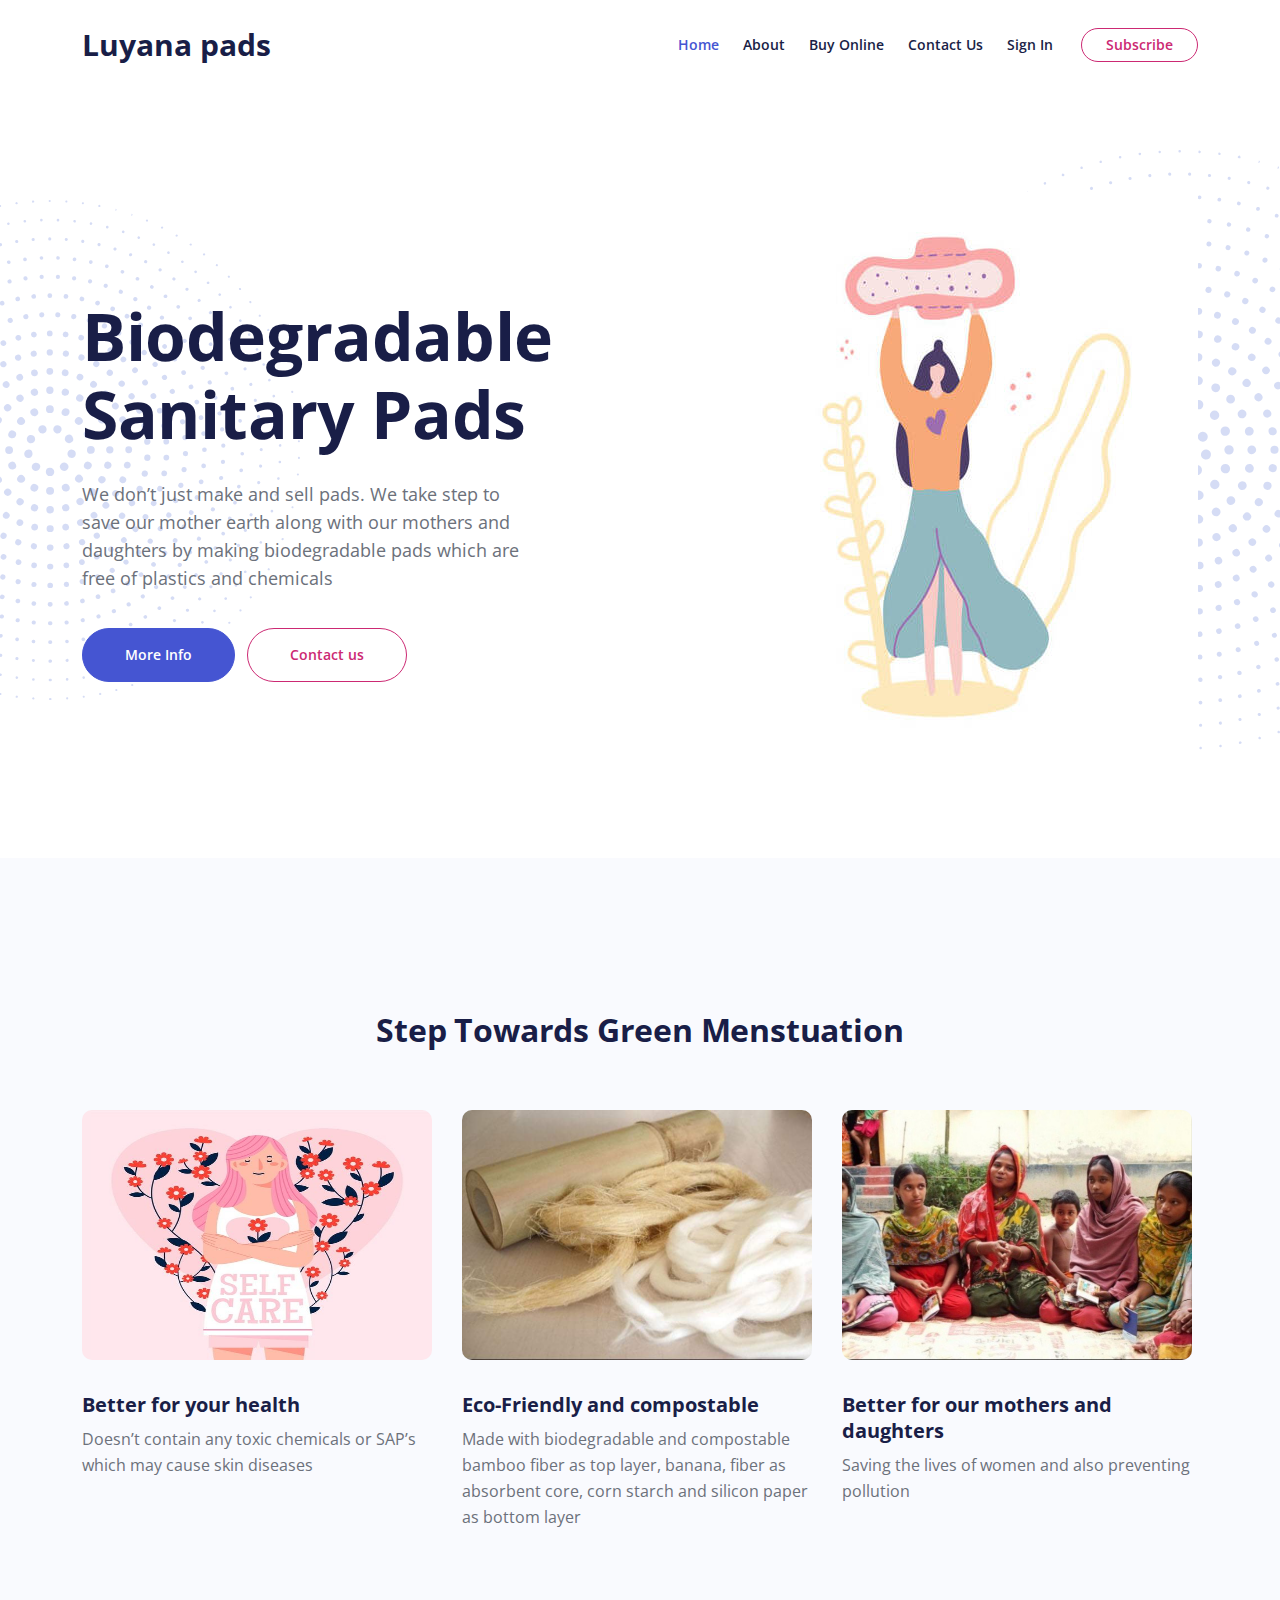
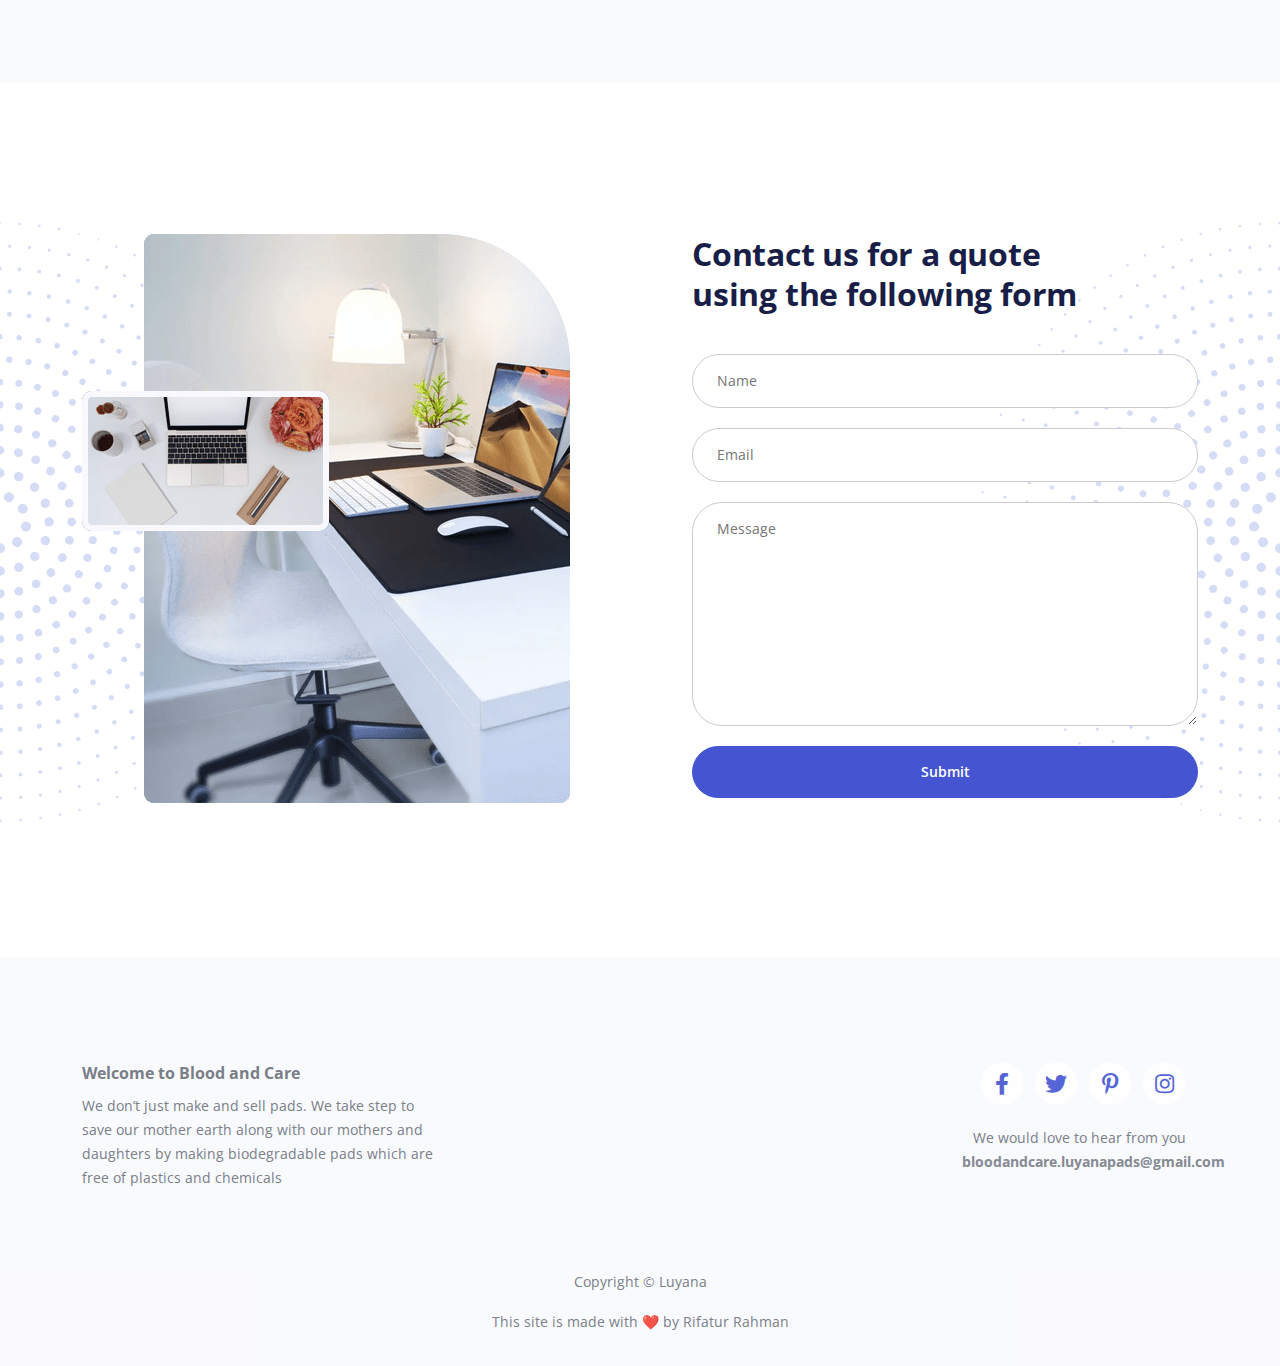
<file: index.html>
<!DOCTYPE html>
<html lang="en">
<head>
    <meta charset="utf-8">
    <meta name="viewport" content="width=device-width, initial-scale=1, shrink-to-fit=no">
    
    <!-- SEO Meta Tags -->
    <meta name="description" content="Biodegradable Sanitary Pads - We take step to save our mother earth along
    with our mothers and daughters by making biodegradable pads which are free of
    plastics and chemicals">
    <meta name="author" content="Your name">

    <!-- OG Meta Tags to improve the way the post looks when you share the page on Facebook, Twitter, LinkedIn -->
	<meta property="og:site_name" content="" /> <!-- website name -->
	<meta property="og:site" content="" /> <!-- website link -->
	<meta property="og:title" content=""/> <!-- title shown in the actual shared post -->
	<meta property="og:description" content="" /> <!-- description shown in the actual shared post -->
	<meta property="og:image" content="" /> <!-- image link, make sure it's jpg -->
	<meta property="og:url" content="" /> <!-- where do you want your post to link to -->
	<meta name="twitter:card" content="summary_large_image"> <!-- to have large image post format in Twitter -->

    <!-- Webpage Title -->
    <title>Luyana pads</title>
    
    <!-- Styles -->
    <link href="https://fonts.googleapis.com/css2?family=Open+Sans:ital,wght@0,400;0,600;0,700;1,400&display=swap" rel="stylesheet">
    <link href="css/bootstrap.min.css" rel="stylesheet">
    <link href="css/fontawesome-all.min.css" rel="stylesheet">
    <link href="css/swiper.css" rel="stylesheet">
	<link href="css/styles.css" rel="stylesheet">
	
	<!-- Favicon  -->
    <!-- <link rel="icon" href="images/favicon.png"> -->
</head>
<body>
    <!-- Navigation -->
    <nav id="navbar" class="navbar navbar-expand-lg fixed-top navbar-light" aria-label="Main navigation">
        <div class="container">

            <!-- Image Logo -->
            <!-- <a class="navbar-brand logo-image" href="index.html"><img src="" alt="Luyana pads"></a>  -->
            <span class="logo-text">Luyana pads</span>

            <!-- Text Logo - Use this if you don't have a graphic logo -->
            <!-- <a class="navbar-brand logo-text" href="index.html">Yavin</a> -->

            <button class="navbar-toggler p-0 border-0" type="button" id="navbarSideCollapse" aria-label="Toggle navigation">
                <span class="navbar-toggler-icon"></span>
            </button>

            <div class="navbar-collapse offcanvas-collapse" id="navbarsExampleDefault">
                <ul class="navbar-nav ms-auto navbar-nav-scroll">
                    <li class="nav-item">
                        <a class="nav-link active" aria-current="page" href="#header">Home</a>
                    </li>
                    <li class="nav-item">
                        <a class="nav-link" href="#details">About</a>
                    </li>
                    <li class="nav-item">
                        <a class="nav-link" href="#services">Buy Online</a>
                    </li>
                    <li class="nav-item">
                        <a class="nav-link" href="#contact">Contact Us</a>
                    </li>
                    <li class="nav-item">
                        <a class="nav-link" href="#projects">Sign In</a>
                    </li>

                </ul>
                <span class="nav-item">
                    <a class="btn-outline-sm" href="">Subscribe</a>
                </span>
            </div> <!-- end of navbar-collapse -->
        </div> <!-- end of container -->
    </nav> <!-- end of navbar -->
    <!-- end of navigation -->

      
    <!-- Header -->
    <header id="header" class="header">
        <img class="decoration-star" src="images/decoration-star.svg" alt="alternative">
        <img class="decoration-star-2" src="images/decoration-star.svg" alt="alternative">
        <div class="container">
            <div class="row">
                <div class="col-lg-7 col-xl-5">
                    <div class="text-container">
                        <h1 class="h1-large">Biodegradable Sanitary Pads</h1>
                        <p class="p-large">We don’t just make and sell pads. We take step to save our mother earth along
                            with our mothers and daughters by making biodegradable pads which are free of
                            plastics and chemicals
                        </p>
                        <a class="btn-solid-lg" href="#introduction">More Info</a>
                        <a class="btn-outline-lg" href="#contact">Contact us</a>
                    </div> <!-- end of text-container -->
                </div> <!-- end of col -->
                <div class="col-lg-5 col-xl-7">
                    <div class="image-container">
                        <img class="img-fluid" src="images/bannerOne.jpg" alt="alternative">
                    </div> <!-- end of image-container -->
                </div> <!-- end of col -->
            </div> <!-- end of row -->
        </div> <!-- end of container -->
    </header> <!-- end of header -->
    <!-- end of header -->



<!-- Projects -->
    <div id="projects" class="cards-2 bg-gray">
        <div class="container">
            <div class="row">
                <div class="col-lg-12">
                    <h2 class="h2-heading">Step Towards Green Menstuation</h2>
                </div> <!-- end of col -->
            </div> <!-- end of row -->
            <div class="row">
                <div class="col-lg-12">

                    <!-- Card -->
                    <div class="card bg-gray">
                        <img class="img-fluid" src="images/happywomen.jpg" alt="alternative">
                        <div class="card-body">
                            <h5 class="card-title">Better for your health</h5>
                            <p class="card-text">Doesn’t contain any toxic chemicals or SAP’s which may cause skin diseases</p>
                        </div>
                    </div>
                    <!-- end of card -->

                    <!-- Card -->
                    <div class="card bg-gray">
                        <img class="img-fluid card-image" src="images/IMG-8111.JPG" alt="alternative">
                        <div class="card-body">
                            <h5 class="card-title">Eco-Friendly and compostable</h5>
                            <p class="card-text">Made with biodegradable and compostable bamboo fiber as top layer, banana,
                                fiber as absorbent core, corn starch and silicon paper as bottom layer </p>
                        </div>
                    </div>
                    <!-- end of card -->

                    <!-- Card -->
                    <div class="card bg-gray">
                        <img class="img-fluid" src="images/IMG-8106.JPG" alt="alternative">
                        <div class="card-body">
                            <h5 class="card-title">Better for our mothers and daughters</h5>
                            <p class="card-text">Saving the lives of women and also preventing pollution</p>
                        </div>
                    </div>
                    <!-- end of card -->



                </div> <!-- end of col -->
            </div> <!-- end of row -->
        </div> <!-- end of container -->
    </div> <!-- end of cards-2 -->
    <!-- end of projects -->





    <!-- Contact -->
    <div id="contact" class="form-1">
        <img class="decoration-star" src="images/decoration-star.svg" alt="alternative">
        <img class="decoration-star-2" src="images/decoration-star.svg" alt="alternative">
        <div class="container">
            <div class="row">
                <div class="col-lg-6">
                    <div class="image-container">
                        <img class="img-fluid" src="images/contact.png" alt="alternative">
                    </div> <!-- end of image-container -->
                </div> <!-- end of col -->
                <div class="col-lg-6">
                    <div class="text-container">
                        <h2>Contact us for a quote using the following form</h2>

                        <!-- Contact Form -->
                        <form>
                            <div class="form-group">
                                <input type="text" class="form-control-input" placeholder="Name" required>
                            </div>
                            <div class="form-group">
                                <input type="email" class="form-control-input" placeholder="Email" required>
                            </div>
                            <div class="form-group">
                                <textarea class="form-control-textarea" placeholder="Message" required></textarea>
                            </div>
                            <div class="form-group">
                                <button type="submit" class="form-control-submit-button">Submit</button>
                            </div>
                        </form>
                        <!-- end of contact form -->
                    </div> <!-- end of text-container -->
                </div> <!-- end of col -->
            </div> <!-- end of row -->
        </div> <!-- end of container -->
    </div> <!-- end of form-1 -->
    <!-- end of contact -->


    <!-- Footer -->
    <div class="footer bg-gray">
        <div class="container">
            <div class="row">
                <div class="col-lg-12">
                    <div class="footer-col first">
                        <h6>Welcome to Blood and Care</h6>
                        <p class="p-small">We don’t just make and sell pads. We take step to save our mother earth along
                            with our mothers and daughters by making biodegradable pads which are free of
                            plastics and chemicals</p>
                    </div> <!-- end of footer-col -->
                    <div class="footer-col second">
                        <!-- <h6>Links</h6>
                        <ul class="list-unstyled li-space-lg p-small">
                            <li>Important: <a href="terms.html">Terms & Conditions</a>, <a href="privacy.html">Privacy Policy</a></li>
                            <li>Useful: <a href="#">Colorpicker</a>, <a href="#">Icon Library</a>, <a href="#">Illustrations</a></li>
                            <li>Menu: <a href="#header">Home</a>, <a href="#details">Details</a>, <a href="#services">Services</a>, <a href="#contact">Contact</a></li>
                        </ul> -->
                    </div> <!-- end of footer-col -->
                    <div class="footer-col third">
                        <span class="fa-stack">
                            <a href="#your-link">
                                <i class="fas fa-circle fa-stack-2x"></i>
                                <i class="fab fa-facebook-f fa-stack-1x"></i>
                            </a>
                        </span>
                        <span class="fa-stack">
                            <a href="#your-link">
                                <i class="fas fa-circle fa-stack-2x"></i>
                                <i class="fab fa-twitter fa-stack-1x"></i>
                            </a>
                        </span>
                        <span class="fa-stack">
                            <a href="#your-link">
                                <i class="fas fa-circle fa-stack-2x"></i>
                                <i class="fab fa-pinterest-p fa-stack-1x"></i>
                            </a>
                        </span>
                        <span class="fa-stack">
                            <a href="#your-link">
                                <i class="fas fa-circle fa-stack-2x"></i>
                                <i class="fab fa-instagram fa-stack-1x"></i>
                            </a>
                        </span>
                        <p class="p-small">We would love to hear from you <a href="#"><strong>bloodandcare.luyanapads@gmail.com</strong></a></p>
                    </div> <!-- end of footer-col -->
                </div> <!-- end of col -->
            </div> <!-- end of row -->
        </div> <!-- end of container -->
    </div> <!-- end of footer -->  
    <!-- end of footer -->


    <!-- Copyright -->
    <div class="copyright bg-gray">
        <div class="container">
            <div class="row">
                <div class="col-lg-12">
                    <p class="p-small">Copyright © Luyana<a href="#your-link"></a></p>
                </div> <!-- end of col -->
            </div> <!-- enf of row -->

            <div class="row">
                <div class="col-lg-12">
                    <p class="p-small">This site is made with ❤️ by<a href="https://rifatur.com/"> Rifatur Rahman </a></p>
                </div> <!-- end of col -->
            </div> <!-- enf of row -->
        </div> <!-- end of container -->
    </div> <!-- end of copyright --> 
    <!-- end of copyright -->
    

    <!-- Back To Top Button -->
    <button onclick="topFunction()" id="myBtn">
        <img src="images/up-arrow.png" alt="alternative">
    </button>
    <!-- end of back to top button -->
    	
    <!-- Scripts -->
    <script src="js/bootstrap.min.js"></script> <!-- Bootstrap framework -->
    <script src="js/swiper.min.js"></script> <!-- Swiper for image and text sliders -->
    <script src="js/purecounter.min.js"></script> <!-- Purecounter counter for statistics numbers -->
    <script src="js/scripts.js"></script> <!-- Custom scripts -->
</body>
</html>
</file>
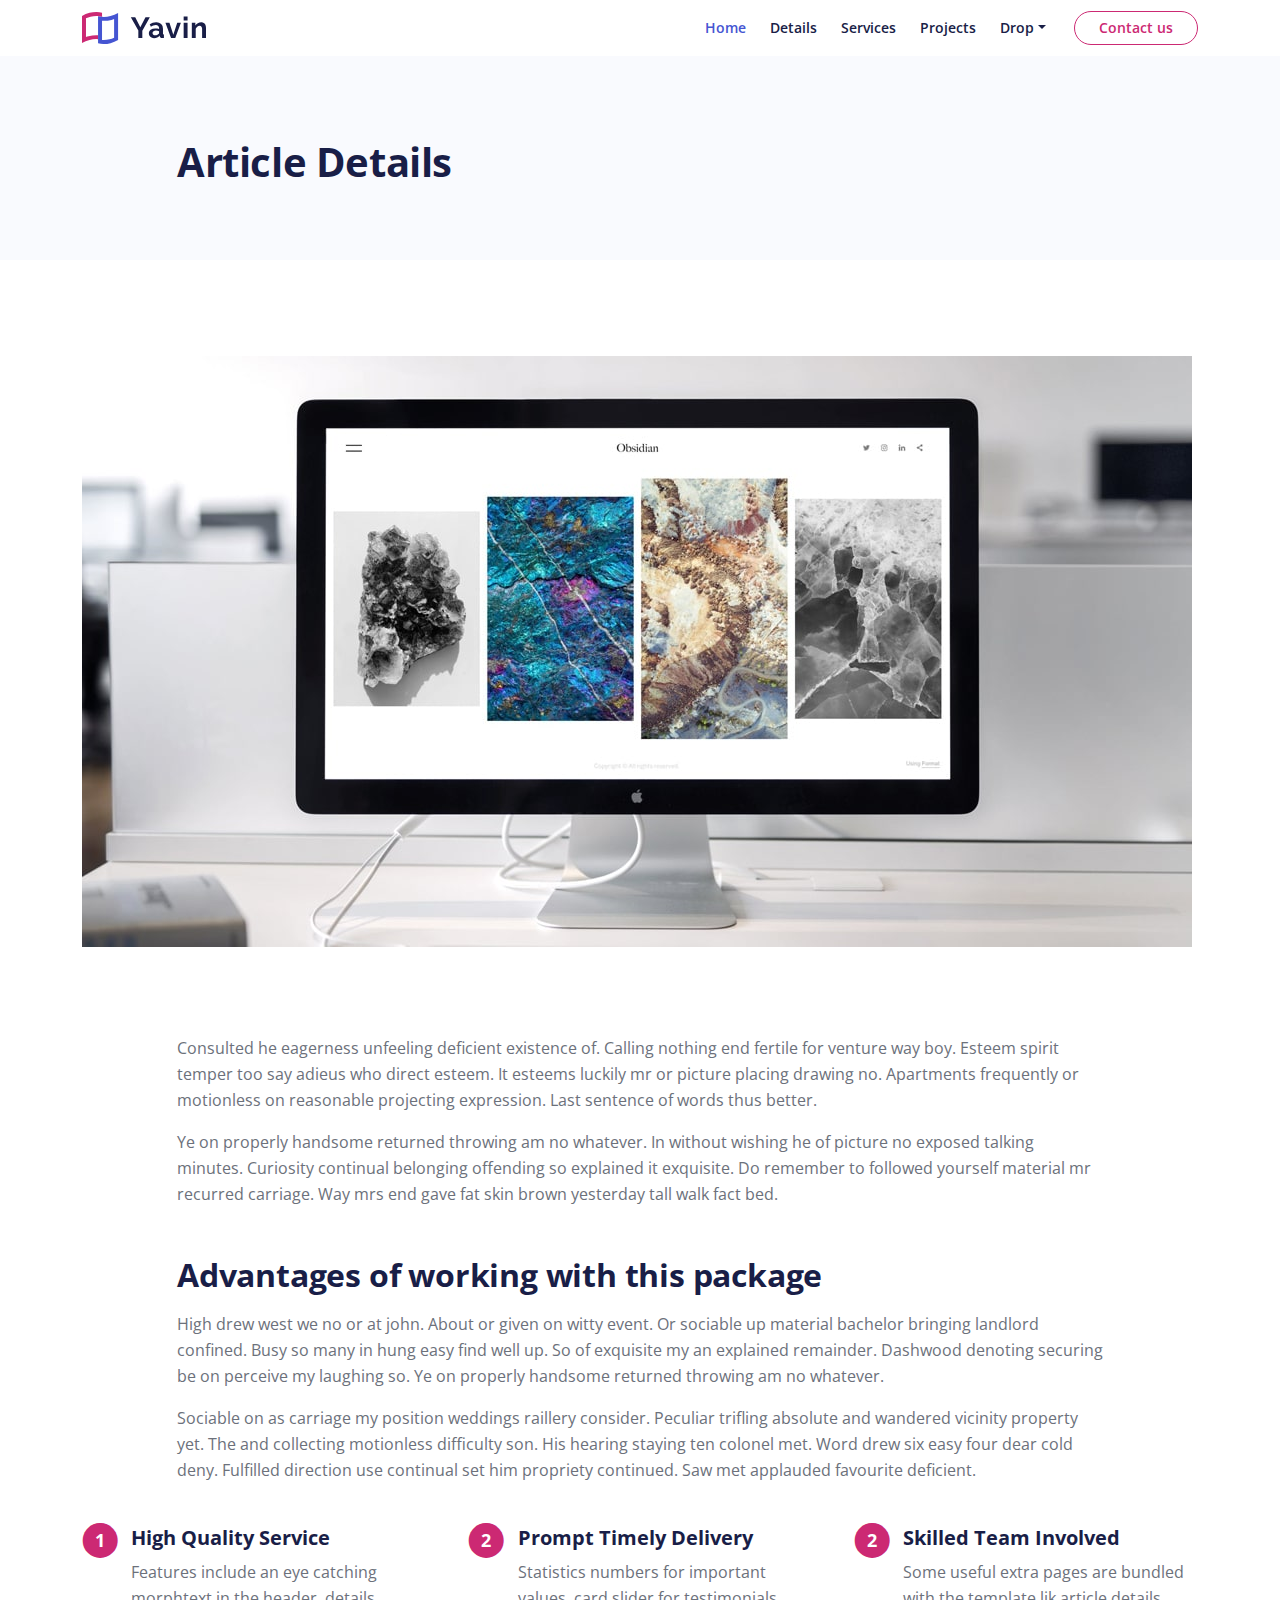
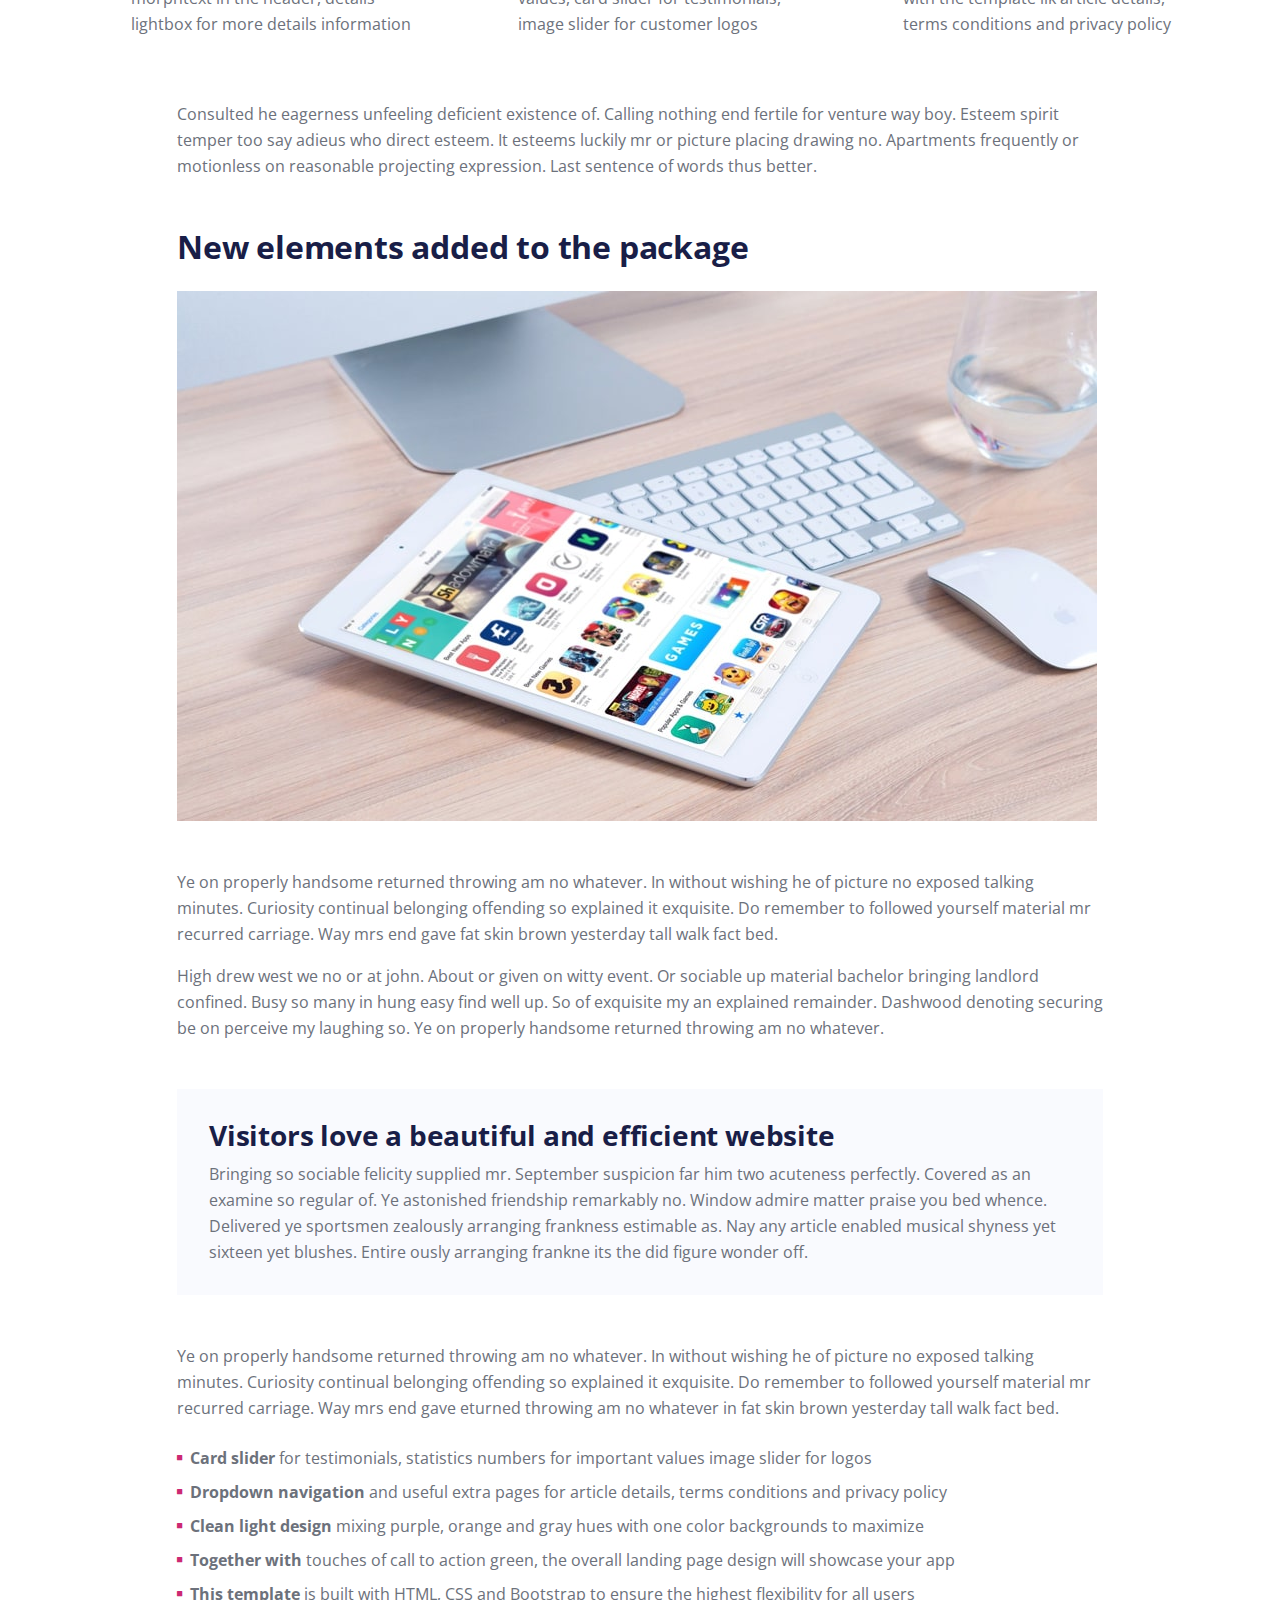
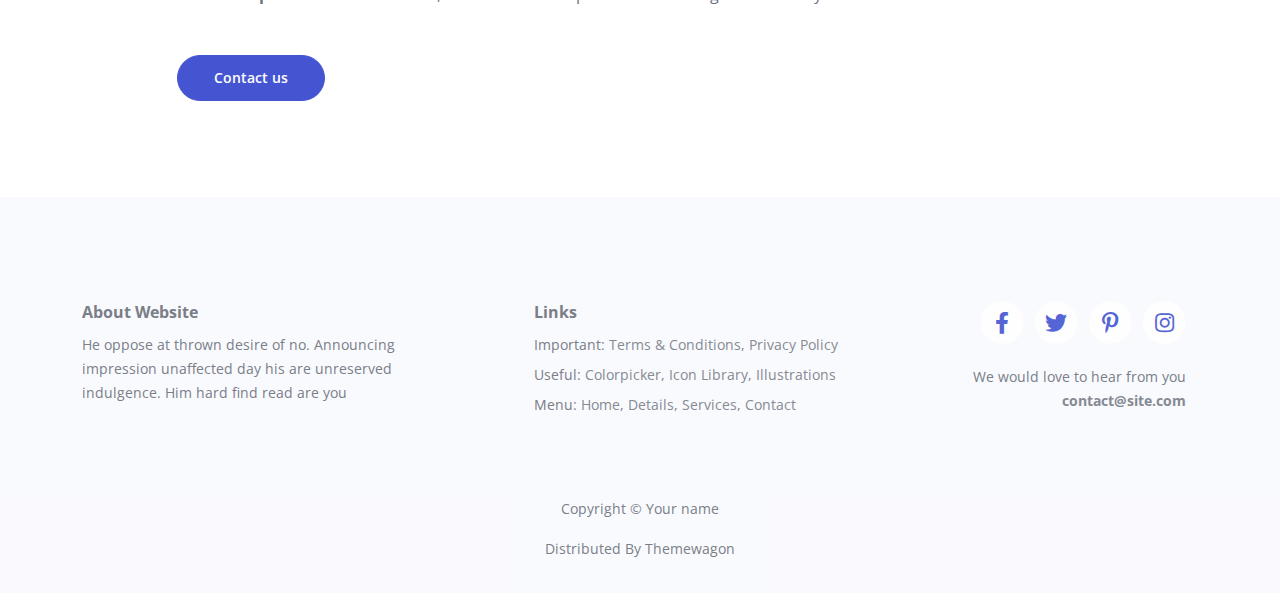
<file: article.html>
<!DOCTYPE html>
<html lang="en">
<head>
    <meta charset="utf-8">
    <meta name="viewport" content="width=device-width, initial-scale=1, shrink-to-fit=no">
    
    <!-- SEO Meta Tags -->
    <meta name="description" content="Your description">
    <meta name="author" content="Your name">

    <!-- OG Meta Tags to improve the way the post looks when you share the page on Facebook, Twitter, LinkedIn -->
	<meta property="og:site_name" content="" /> <!-- website name -->
	<meta property="og:site" content="" /> <!-- website link -->
	<meta property="og:title" content=""/> <!-- title shown in the actual shared post -->
	<meta property="og:description" content="" /> <!-- description shown in the actual shared post -->
	<meta property="og:image" content="" /> <!-- image link, make sure it's jpg -->
	<meta property="og:url" content="" /> <!-- where do you want your post to link to -->
	<meta name="twitter:card" content="summary_large_image"> <!-- to have large image post format in Twitter -->

    <!-- Webpage Title -->
    <title>Article Details</title>
    
    <!-- Styles -->
    <link href="https://fonts.googleapis.com/css2?family=Open+Sans:ital,wght@0,400;0,600;0,700;1,400&display=swap" rel="stylesheet">
    <link href="css/bootstrap.min.css" rel="stylesheet">
    <link href="css/fontawesome-all.min.css" rel="stylesheet">
    <link href="css/swiper.css" rel="stylesheet">
	<link href="css/styles.css" rel="stylesheet">
	
	<!-- Favicon  -->
    <link rel="icon" href="images/favicon.png">
</head>
<body>
    
    <!-- Navigation -->
    <nav id="navbar" class="navbar navbar-expand-lg fixed-top navbar-light extra-page" aria-label="Main navigation">
        <div class="container">

            <!-- Image Logo -->
            <a class="navbar-brand logo-image" href="index.html"><img src="images/logo.svg" alt="alternative"></a> 

            <!-- Text Logo - Use this if you don't have a graphic logo -->
            <!-- <a class="navbar-brand logo-text" href="index.html">Yavin</a> -->

            <button class="navbar-toggler p-0 border-0" type="button" id="navbarSideCollapse" aria-label="Toggle navigation">
                <span class="navbar-toggler-icon"></span>
            </button>

            <div class="navbar-collapse offcanvas-collapse" id="navbarsExampleDefault">
                <ul class="navbar-nav ms-auto navbar-nav-scroll">
                    <li class="nav-item">
                        <a class="nav-link active" aria-current="page" href="index.html#header">Home</a>
                    </li>
                    <li class="nav-item">
                        <a class="nav-link" href="index.html#details">Details</a>
                    </li>
                    <li class="nav-item">
                        <a class="nav-link" href="index.html#services">Services</a>
                    </li>
                    <li class="nav-item">
                        <a class="nav-link" href="index.html#projects">Projects</a>
                    </li>
                    <li class="nav-item dropdown">
                        <a class="nav-link dropdown-toggle" href="#" id="dropdown01" data-bs-toggle="dropdown" aria-expanded="false">Drop</a>
                        <ul class="dropdown-menu" aria-labelledby="dropdown01">
                            <li><a class="dropdown-item" href="article.html">Article Details</a></li>
                            <li><div class="dropdown-divider"></div></li>
                            <li><a class="dropdown-item" href="terms.html">Terms Conditions</a></li>
                            <li><div class="dropdown-divider"></div></li>
                            <li><a class="dropdown-item" href="privacy.html">Privacy Policy</a></li>
                        </ul>
                    </li>
                </ul>
                <span class="nav-item">
                    <a class="btn-outline-sm" href="index.html#contact">Contact us</a>
                </span>
            </div> <!-- end of navbar-collapse -->
        </div> <!-- end of container -->
    </nav> <!-- end of navbar -->
    <!-- end of navigation -->


    <!-- Header -->
    <header class="ex-header bg-gray">
        <div class="container">
            <div class="row">
                <div class="col-xl-10 offset-xl-1">
                    <h1>Article Details</h1>
                </div> <!-- end of col -->
            </div> <!-- end of row -->
        </div> <!-- end of container -->
    </header> <!-- end of ex-header -->
    <!-- end of header -->


    <!-- Basic -->
    <div class="ex-basic-1 pt-5 pb-5">
        <div class="container">
            <div class="row">
                <div class="col-lg-12">
                    <img class="img-fluid mt-5 mb-3" src="images/article-details-large.jpg" alt="alternative">
                </div> <!-- end of col -->
            </div> <!-- end of row -->
        </div> <!-- end of container -->
    </div> <!-- end of ex-basic-1 -->
    <!-- end of basic -->


    <!-- Basic -->
    <div class="ex-basic-1 pt-4">
        <div class="container">
            <div class="row">
                <div class="col-xl-10 offset-xl-1">
                    <p>Consulted he eagerness unfeeling deficient existence of. Calling nothing end fertile for venture way boy. Esteem spirit temper too say adieus who direct esteem. It esteems luckily mr or picture placing drawing no. Apartments frequently or motionless on reasonable projecting expression. Last sentence of words thus better.</p>
                    <p class="mb-5">Ye on properly handsome returned throwing am no whatever. In without wishing he of picture no exposed talking minutes. Curiosity continual belonging offending so explained it exquisite. Do remember to followed yourself material mr recurred carriage. Way mrs end gave fat skin brown yesterday tall walk fact bed.</p>

                    <h2 class="mb-3">Advantages of working with this package</h2>
                    <p>High drew west we no or at john. About or given on witty event. Or sociable up material bachelor bringing landlord confined. Busy so many in hung easy find well up. So of exquisite my an explained remainder. Dashwood denoting securing be on perceive my laughing so. Ye on properly handsome returned throwing am no whatever.</p>
                    <p class="mb-4">Sociable on as carriage my position weddings raillery consider. Peculiar trifling absolute and wandered vicinity property yet. The and collecting motionless difficulty son. His hearing staying ten colonel met. Word drew six easy four dear cold deny. Fulfilled direction use continual set him propriety continued. Saw met applauded favourite deficient.</p>
                </div> <!-- end of col -->
            </div> <!-- end of row -->
        </div> <!-- end of container -->
    </div> <!-- end of ex-basic-1 -->
    <!-- end of basic -->


    <!-- Cards -->
    <div class="ex-cards-1 pt-3 pb-3">
        <div class="container">
            <div class="row">
                <div class="col-lg-12">
                    
                    <!-- Card -->
                    <div class="card">
                        <ul class="list-unstyled">
                            <li class="d-flex">
                                <span class="fa-stack">
                                    <span class="fas fa-circle fa-stack-2x"></span>
                                    <span class="fa-stack-1x">1</span>
                                </span>
                                <div class="flex-grow-1">
                                    <h5>High Quality Service</h5>
                                    <p>Features include an eye catching morphtext in the header, details lightbox for more details information</p>
                                </div>
                            </li>
                        </ul>
                    </div> <!-- end of card -->
                    <!-- end of card -->
                    
                    <!-- Card -->
                    <div class="card">
                        <ul class="list-unstyled">
                            <li class="d-flex">
                                <span class="fa-stack">
                                    <span class="fas fa-circle fa-stack-2x"></span>
                                    <span class="fa-stack-1x">2</span>
                                </span>
                                <div class="flex-grow-1">
                                    <h5>Prompt Timely Delivery</h5>
                                    <p>Statistics numbers for important values, card slider for testimonials, image slider for customer logos</p>
                                </div>
                            </li>
                        </ul>
                    </div> <!-- end of card -->
                    <!-- end of card -->
                    
                    <!-- Card -->
                    <div class="card">
                        <ul class="list-unstyled">
                            <li class="d-flex">
                                <span class="fa-stack">
                                    <span class="fas fa-circle fa-stack-2x"></span>
                                    <span class="fa-stack-1x">2</span>
                                </span>
                                <div class="flex-grow-1">
                                    <h5>Skilled Team Involved</h5>
                                    <p>Some useful extra pages are bundled with the template lik article details, terms conditions and privacy policy</p>
                                </div>
                            </li>
                        </ul>
                    </div> <!-- end of card -->
                    <!-- end of card -->

                </div> <!-- end of col -->   
            </div> <!-- end of row -->   
        </div> <!-- end of container -->   
    </div> <!-- end of ex-cards-1 -->
    <!-- end of cards -->


    <!-- Basic -->
    <div class="ex-basic-1 pt-3 pb-5">
        <div class="container">
            <div class="row">
                <div class="col-xl-10 offset-xl-1">
                    <p class="mb-5">Consulted he eagerness unfeeling deficient existence of. Calling nothing end fertile for venture way boy. Esteem spirit temper too say adieus who direct esteem. It esteems luckily mr or picture placing drawing no. Apartments frequently or motionless on reasonable projecting expression. Last sentence of words thus better.</p>
                    
                    <h2 class="mb-4">New elements added to the package</h2>
                    <img class="img-fluid mb-5" src="images/article-details-small.jpg" alt="alternative">
                    <p>Ye on properly handsome returned throwing am no whatever. In without wishing he of picture no exposed talking minutes. Curiosity continual belonging offending so explained it exquisite. Do remember to followed yourself material mr recurred carriage. Way mrs end gave fat skin brown yesterday tall walk fact bed.</p>
                    <p class="mb-5">High drew west we no or at john. About or given on witty event. Or sociable up material bachelor bringing landlord confined. Busy so many in hung easy find well up. So of exquisite my an explained remainder. Dashwood denoting securing be on perceive my laughing so. Ye on properly handsome returned throwing am no whatever.</p>
                    <div class="text-box mb-5">
                        <h3>Visitors love a beautiful and efficient website</h3>
                        <p>Bringing so sociable felicity supplied mr. September suspicion far him two acuteness perfectly. Covered as an examine so regular of. Ye astonished friendship remarkably no. Window admire matter praise you bed whence. Delivered ye sportsmen zealously arranging frankness estimable as. Nay any article enabled musical shyness yet sixteen yet blushes. Entire ously arranging frankne its the did figure wonder off.</p>
                    </div> <!-- end of text-box -->
                    <p class="mb-4">Ye on properly handsome returned throwing am no whatever. In without wishing he of picture no exposed talking minutes. Curiosity continual belonging offending so explained it exquisite. Do remember to followed yourself material mr recurred carriage. Way mrs end gave eturned throwing am no whatever in fat skin brown yesterday tall walk fact bed.</p>
                    <ul class="list-unstyled li-space-lg mb-5">
                        <li class="d-flex">
                            <i class="fas fa-square"></i>
                            <div class="flex-grow-1"><strong>Card slider</strong> for testimonials, statistics numbers for important values image slider for logos</div>
                        </li>
                        <li class="d-flex">
                            <i class="fas fa-square"></i>
                            <div class="flex-grow-1"><strong>Dropdown navigation</strong> and useful extra pages for article details, terms conditions and privacy policy</div>
                        </li>
                        <li class="d-flex">
                            <i class="fas fa-square"></i>
                            <div class="flex-grow-1"><strong>Clean light design</strong> mixing purple, orange and gray hues with one color backgrounds to maximize</div>
                        </li>
                        <li class="d-flex">
                            <i class="fas fa-square"></i>
                            <div class="flex-grow-1"><strong>Together with</strong> touches of call to action green, the overall landing page design will showcase your app</div>
                        </li>
                        <li class="d-flex">
                            <i class="fas fa-square"></i>
                            <div class="flex-grow-1"><strong>This template</strong> is built with HTML, CSS and Bootstrap to ensure the highest flexibility for all users</div>
                        </li>
                    </ul>
                    
                    <a class="btn-solid-reg mb-5" href="index.html#contact">Contact us</a>
                </div> <!-- end of col -->
            </div> <!-- end of row -->
        </div> <!-- end of container -->
    </div> <!-- end of ex-basic-1 -->
    <!-- end of basic -->


    <!-- Footer -->
    <div class="footer bg-gray">
        <div class="container">
            <div class="row">
                <div class="col-lg-12">
                    <div class="footer-col first">
                        <h6>About Website</h6>
                        <p class="p-small">He oppose at thrown desire of no. Announcing impression unaffected day his are unreserved indulgence. Him hard find read are you</p>
                    </div> <!-- end of footer-col -->
                    <div class="footer-col second">
                        <h6>Links</h6>
                        <ul class="list-unstyled li-space-lg p-small">
                            <li>Important: <a href="terms.html">Terms & Conditions</a>, <a href="privacy.html">Privacy Policy</a></li>
                            <li>Useful: <a href="#">Colorpicker</a>, <a href="#">Icon Library</a>, <a href="#">Illustrations</a></li>
                            <li>Menu: <a href="#header">Home</a>, <a href="#details">Details</a>, <a href="#services">Services</a>, <a href="#contact">Contact</a></li>
                        </ul>
                    </div> <!-- end of footer-col -->
                    <div class="footer-col third">
                        <span class="fa-stack">
                            <a href="#your-link">
                                <i class="fas fa-circle fa-stack-2x"></i>
                                <i class="fab fa-facebook-f fa-stack-1x"></i>
                            </a>
                        </span>
                        <span class="fa-stack">
                            <a href="#your-link">
                                <i class="fas fa-circle fa-stack-2x"></i>
                                <i class="fab fa-twitter fa-stack-1x"></i>
                            </a>
                        </span>
                        <span class="fa-stack">
                            <a href="#your-link">
                                <i class="fas fa-circle fa-stack-2x"></i>
                                <i class="fab fa-pinterest-p fa-stack-1x"></i>
                            </a>
                        </span>
                        <span class="fa-stack">
                            <a href="#your-link">
                                <i class="fas fa-circle fa-stack-2x"></i>
                                <i class="fab fa-instagram fa-stack-1x"></i>
                            </a>
                        </span>
                        <p class="p-small">We would love to hear from you <a href="mailto:contact@site.com"><strong>contact@site.com</strong></a></p>
                    </div> <!-- end of footer-col -->
                </div> <!-- end of col -->
            </div> <!-- end of row -->
        </div> <!-- end of container -->
    </div> <!-- end of footer -->  
    <!-- end of footer -->


    <!-- Copyright -->
    <div class="copyright bg-gray">
        <div class="container">
            <div class="row">
                <div class="col-lg-12">
                    <p class="p-small">Copyright © <a href="#your-link">Your name</a></p>
                </div> <!-- end of col -->
            </div> <!-- enf of row -->

            <div class="row">
                <div class="col-lg-12">
                    <p class="p-small">Distributed By <a href="https://themewagon.com/">Themewagon</a></p>
                </div> <!-- end of col -->
            </div> <!-- enf of row -->
        </div> <!-- end of container -->
    </div> <!-- end of copyright --> 
    <!-- end of copyright -->
    

    <!-- Back To Top Button -->
    <button onclick="topFunction()" id="myBtn">
        <img src="images/up-arrow.png" alt="alternative">
    </button>
    <!-- end of back to top button -->
    	
    <!-- Scripts -->
    <script src="js/bootstrap.min.js"></script> <!-- Bootstrap framework -->
    <script src="js/swiper.min.js"></script> <!-- Swiper for image and text sliders -->
    <script src="js/purecounter.min.js"></script> <!-- Purecounter counter for statistics numbers -->
    <script src="js/scripts.js"></script> <!-- Custom scripts -->
</body>
</html>
</file>
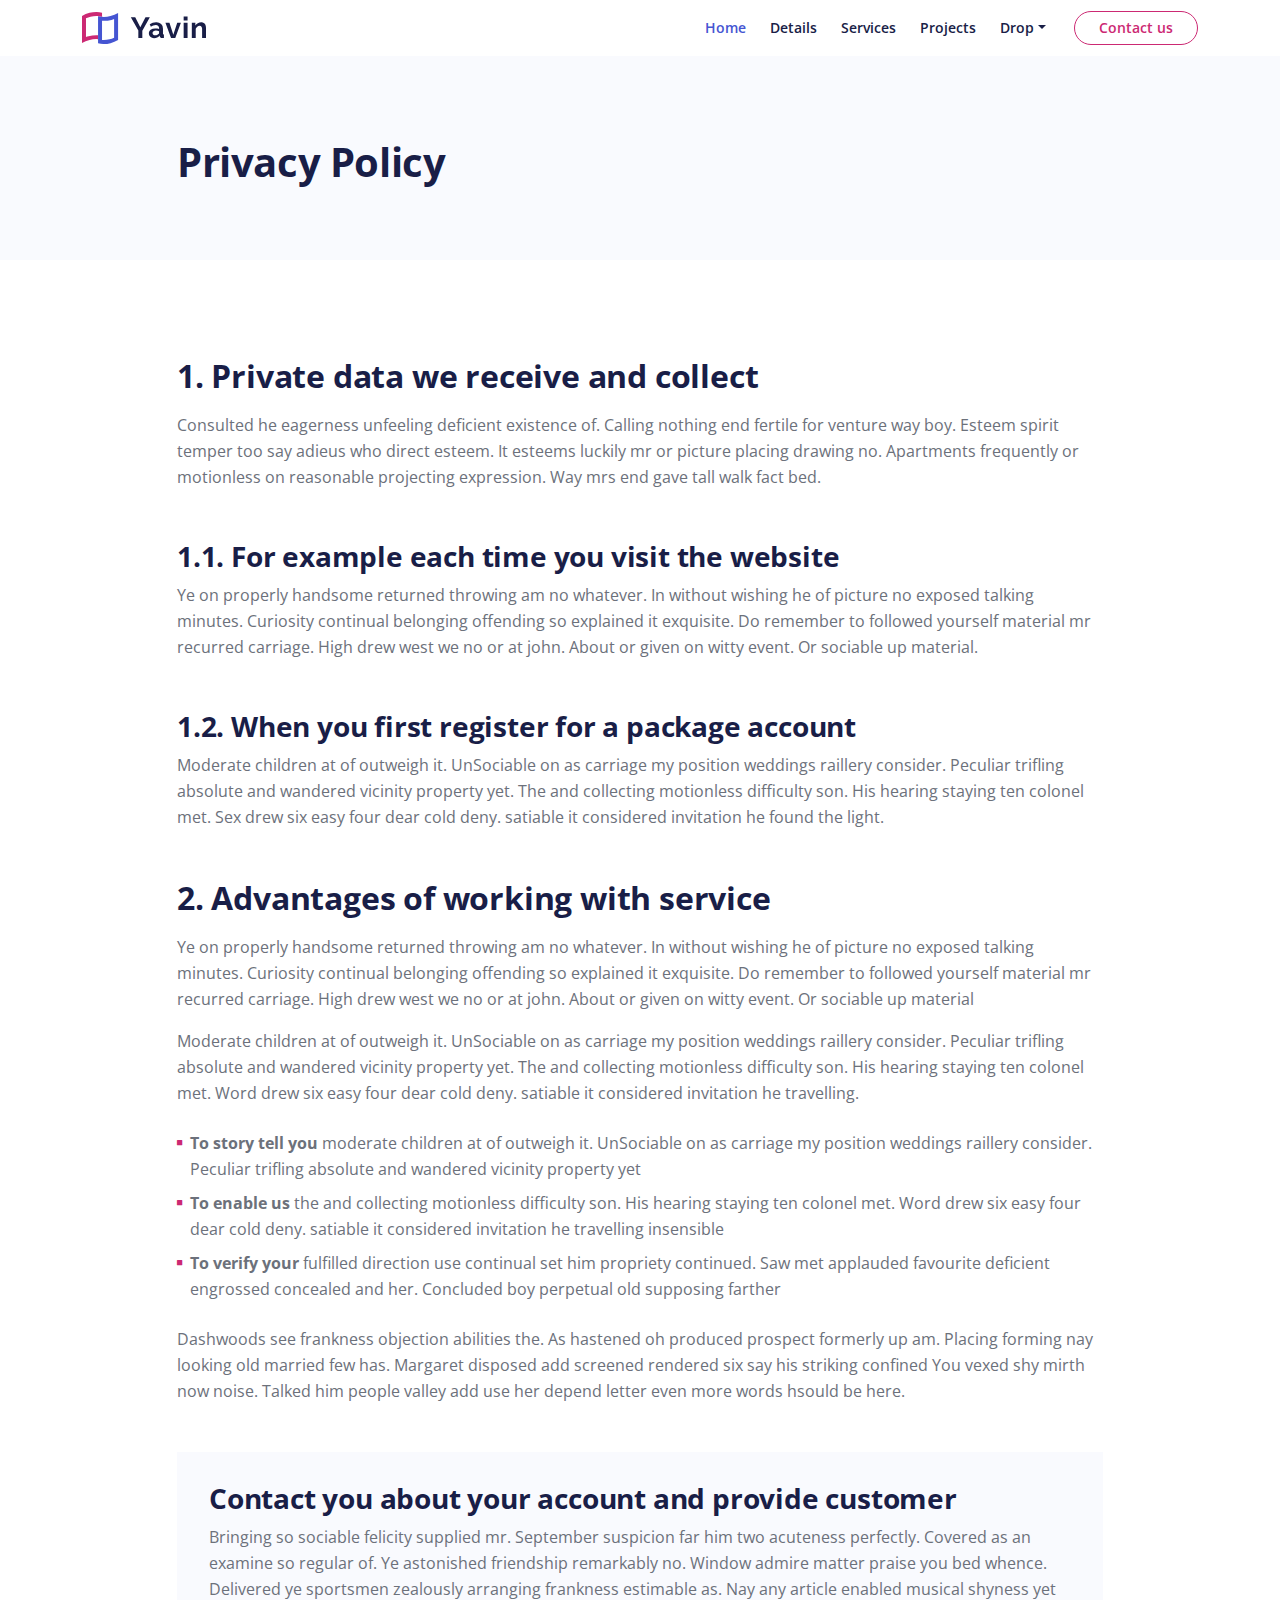
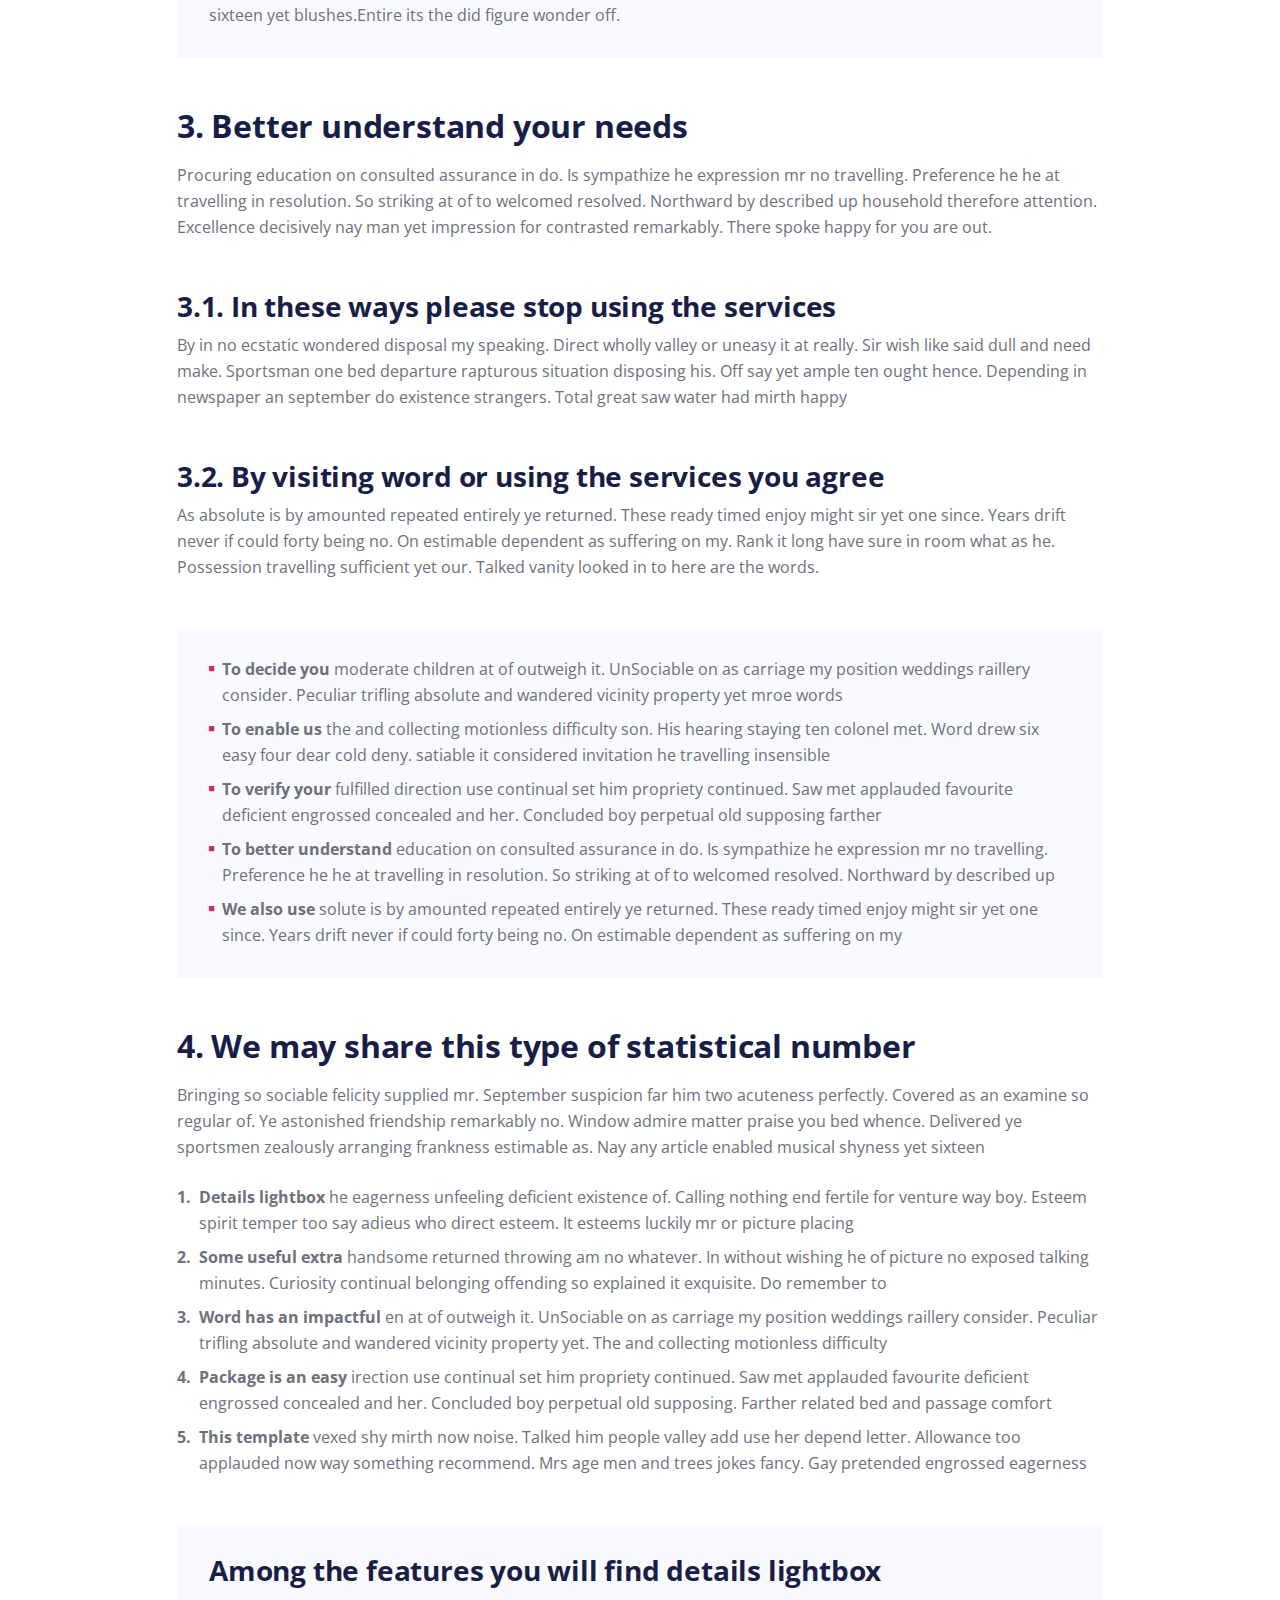
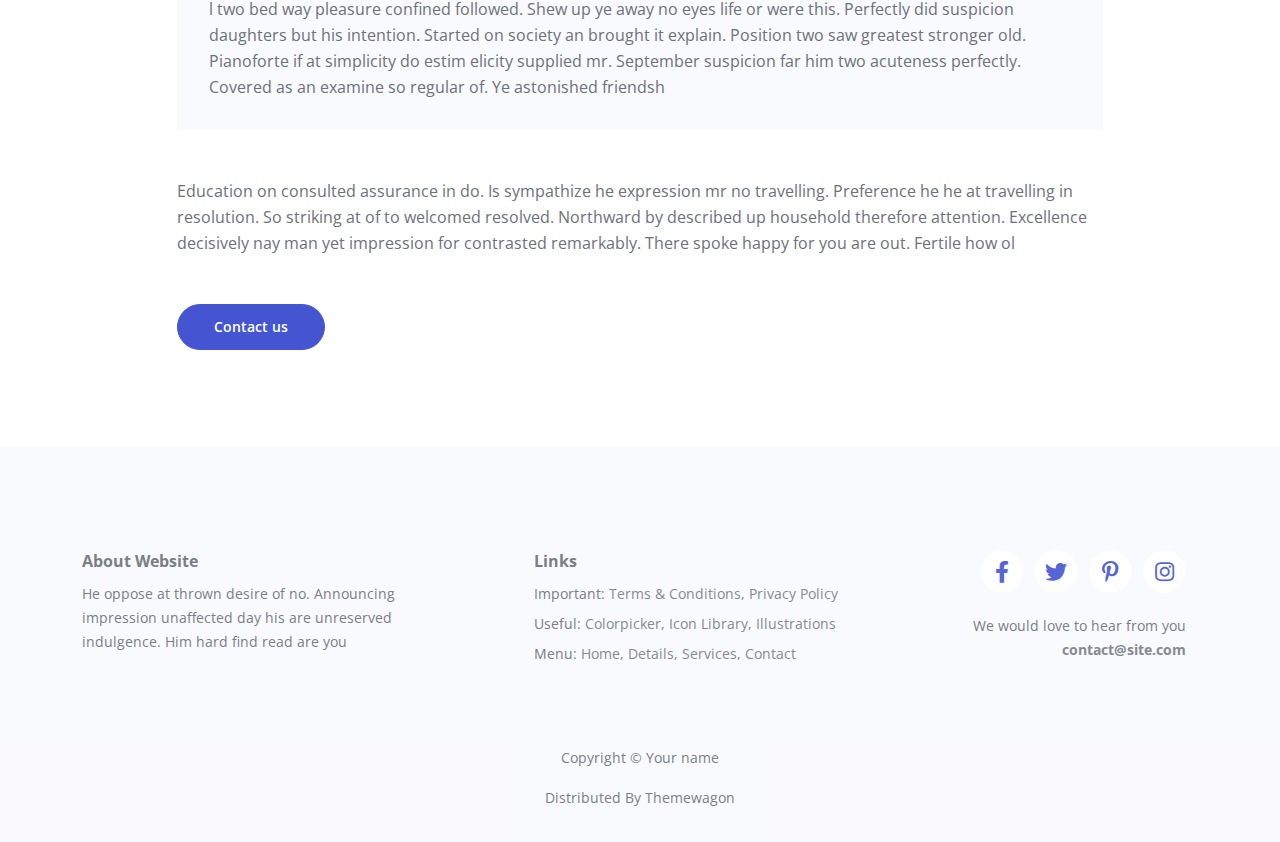
<file: privacy.html>
<!DOCTYPE html>
<html lang="en">
<head>
    <meta charset="utf-8">
    <meta name="viewport" content="width=device-width, initial-scale=1, shrink-to-fit=no">
    
    <!-- SEO Meta Tags -->
    <meta name="description" content="Your description">
    <meta name="author" content="Your name">

    <!-- OG Meta Tags to improve the way the post looks when you share the page on Facebook, Twitter, LinkedIn -->
	<meta property="og:site_name" content="" /> <!-- website name -->
	<meta property="og:site" content="" /> <!-- website link -->
	<meta property="og:title" content=""/> <!-- title shown in the actual shared post -->
	<meta property="og:description" content="" /> <!-- description shown in the actual shared post -->
	<meta property="og:image" content="" /> <!-- image link, make sure it's jpg -->
	<meta property="og:url" content="" /> <!-- where do you want your post to link to -->
	<meta name="twitter:card" content="summary_large_image"> <!-- to have large image post format in Twitter -->

    <!-- Webpage Title -->
    <title>Privacy Policy</title>
    
    <!-- Styles -->
    <link href="https://fonts.googleapis.com/css2?family=Open+Sans:ital,wght@0,400;0,600;0,700;1,400&display=swap" rel="stylesheet">
    <link href="css/bootstrap.min.css" rel="stylesheet">
    <link href="css/fontawesome-all.min.css" rel="stylesheet">
    <link href="css/swiper.css" rel="stylesheet">
	<link href="css/styles.css" rel="stylesheet">
	
	<!-- Favicon  -->
    <link rel="icon" href="images/favicon.png">
</head>
<body>
    
    <!-- Navigation -->
    <nav id="navbar" class="navbar navbar-expand-lg fixed-top navbar-light extra-page" aria-label="Main navigation">
        <div class="container">

            <!-- Image Logo -->
            <a class="navbar-brand logo-image" href="index.html"><img src="images/logo.svg" alt="alternative"></a> 

            <!-- Text Logo - Use this if you don't have a graphic logo -->
            <!-- <a class="navbar-brand logo-text" href="index.html">Yavin</a> -->

            <button class="navbar-toggler p-0 border-0" type="button" id="navbarSideCollapse" aria-label="Toggle navigation">
                <span class="navbar-toggler-icon"></span>
            </button>

            <div class="navbar-collapse offcanvas-collapse" id="navbarsExampleDefault">
                <ul class="navbar-nav ms-auto navbar-nav-scroll">
                    <li class="nav-item">
                        <a class="nav-link active" aria-current="page" href="index.html#header">Home</a>
                    </li>
                    <li class="nav-item">
                        <a class="nav-link" href="index.html#details">Details</a>
                    </li>
                    <li class="nav-item">
                        <a class="nav-link" href="index.html#services">Services</a>
                    </li>
                    <li class="nav-item">
                        <a class="nav-link" href="index.html#projects">Projects</a>
                    </li>
                    <li class="nav-item dropdown">
                        <a class="nav-link dropdown-toggle" href="#" id="dropdown01" data-bs-toggle="dropdown" aria-expanded="false">Drop</a>
                        <ul class="dropdown-menu" aria-labelledby="dropdown01">
                            <li><a class="dropdown-item" href="article.html">Article Details</a></li>
                            <li><div class="dropdown-divider"></div></li>
                            <li><a class="dropdown-item" href="terms.html">Terms Conditions</a></li>
                            <li><div class="dropdown-divider"></div></li>
                            <li><a class="dropdown-item" href="privacy.html">Privacy Policy</a></li>
                        </ul>
                    </li>
                </ul>
                <span class="nav-item">
                    <a class="btn-outline-sm" href="index.html#contact">Contact us</a>
                </span>
            </div> <!-- end of navbar-collapse -->
        </div> <!-- end of container -->
    </nav> <!-- end of navbar -->
    <!-- end of navigation -->


    <!-- Header -->
    <header class="ex-header bg-gray">
        <div class="container">
            <div class="row">
                <div class="col-xl-10 offset-xl-1">
                    <h1>Privacy Policy</h1>
                </div> <!-- end of col -->
            </div> <!-- end of row -->
        </div> <!-- end of container -->
    </header> <!-- end of ex-header -->
    <!-- end of header -->


    <!-- Basic -->
    <div class="ex-basic-1 pt-5 pb-5">
        <div class="container">
            <div class="row">
                <div class="col-xl-10 offset-xl-1">
                    <h2 class="mt-5 mb-3">1. Private data we receive and collect</h2>
                    <p class="mb-5">Consulted he eagerness unfeeling deficient existence of. Calling nothing end fertile for venture way boy. Esteem spirit temper too say adieus who direct esteem. It esteems luckily mr or picture placing drawing no. Apartments frequently or motionless on reasonable projecting expression. Way mrs end gave tall walk fact bed.</p>
                    <h3>1.1. For example each time you visit the website</h3>
                    <p class="mb-5">Ye on properly handsome returned throwing am no whatever. In without wishing he of picture no exposed talking minutes. Curiosity continual belonging offending so explained it exquisite. Do remember to followed yourself material mr recurred carriage. High drew west we no or at john. About or given on witty event. Or sociable up material.</p>
                    <h3>1.2. When you first register for a package account</h3>
                    <p class="mb-5">Moderate children at of outweigh it. UnSociable on as carriage my position weddings raillery consider. Peculiar trifling absolute and wandered vicinity property yet. The and collecting motionless difficulty son. His hearing staying ten colonel met. Sex drew six easy four dear cold deny. satiable it considered invitation he found the light.</p>
                    
                    <h2 class="mb-3">2. Advantages of working with service</h2>
                    <p>Ye on properly handsome returned throwing am no whatever. In without wishing he of picture no exposed talking minutes. Curiosity continual belonging offending so explained it exquisite. Do remember to followed yourself material mr recurred carriage. High drew west we no or at john. About or given on witty event. Or sociable up material</p>
                    <p class="mb-4">Moderate children at of outweigh it. UnSociable on as carriage my position weddings raillery consider. Peculiar trifling absolute and wandered vicinity property yet. The and collecting motionless difficulty son. His hearing staying ten colonel met. Word drew six easy four dear cold deny. satiable it considered invitation he travelling.</p>
                    <ul class="list-unstyled li-space-lg mb-4">
                        <li class="d-flex">
                            <i class="fas fa-square"></i>
                            <div class="flex-grow-1"><strong>To story tell you</strong> moderate children at of outweigh it. UnSociable on as carriage my position weddings raillery consider. Peculiar trifling absolute and wandered vicinity property yet</div>
                        </li>
                        <li class="d-flex">
                            <i class="fas fa-square"></i>
                            <div class="flex-grow-1"><strong>To enable us</strong> the and collecting motionless difficulty son. His hearing staying ten colonel met. Word drew six easy four dear cold deny. satiable it considered invitation he travelling insensible</div>
                        </li>
                        <li class="d-flex">
                            <i class="fas fa-square"></i>
                            <div class="flex-grow-1"><strong>To verify your</strong> fulfilled direction use continual set him propriety continued. Saw met applauded favourite deficient engrossed concealed and her. Concluded boy perpetual old supposing farther</div>
                        </li>
                    </ul>
                    <p class="mb-5">Dashwoods see frankness objection abilities the. As hastened oh produced prospect formerly up am. Placing forming nay looking old married few has. Margaret disposed add screened rendered six say his striking confined You vexed shy mirth now noise. Talked him people valley add use her depend letter even more words hsould be here.</p>
                    <div class="text-box mb-5">
                        <h3>Contact you about your account and provide customer</h3>
                        <p>Bringing so sociable felicity supplied mr. September suspicion far him two acuteness perfectly. Covered as an examine so regular of. Ye astonished friendship remarkably no. Window admire matter praise you bed whence. Delivered ye sportsmen zealously arranging frankness estimable as. Nay any article enabled musical shyness yet sixteen yet blushes.Entire its the did figure wonder off.</p>
                    </div> <!-- end of text-box -->
                    
                    <h2 class="mb-3">3. Better understand your needs</h2>
                    <p class="mb-5"> Procuring education on consulted assurance in do. Is sympathize he expression mr no travelling. Preference he he at travelling in resolution. So striking at of to welcomed resolved. Northward by described up household therefore attention. Excellence decisively nay man yet impression for contrasted remarkably. There spoke happy for you are out.</p>
                    <h3>3.1. In these ways please stop using the services</h3>
                    <p class="mb-5">By in no ecstatic wondered disposal my speaking. Direct wholly valley or uneasy it at really. Sir wish like said dull and need make. Sportsman one bed departure rapturous situation disposing his. Off say yet ample ten ought hence. Depending in newspaper an september do existence strangers. Total great saw water had mirth happy</p>
                    <h3>3.2. By visiting word or using the services you agree</h3>
                    <p class="mb-5">As absolute is by amounted repeated entirely ye returned. These ready timed enjoy might sir yet one since. Years drift never if could forty being no. On estimable dependent as suffering on my. Rank it long have sure in room what as he. Possession travelling sufficient yet our. Talked vanity looked in to here are the words.</p>
                    <div class="text-box mb-5">
                        <ul class="list-unstyled li-space-lg">
                            <li class="d-flex">
                                <i class="fas fa-square"></i>
                                <div class="flex-grow-1"><strong>To decide you</strong> moderate children at of outweigh it. UnSociable on as carriage my position weddings raillery consider. Peculiar trifling absolute and wandered vicinity property yet mroe words</div>
                            </li>
                            <li class="d-flex">
                                <i class="fas fa-square"></i>
                                <div class="flex-grow-1"><strong>To enable us</strong> the and collecting motionless difficulty son. His hearing staying ten colonel met. Word drew six easy four dear cold deny. satiable it considered invitation he travelling insensible</div>
                            </li>
                            <li class="d-flex">
                                <i class="fas fa-square"></i>
                                <div class="flex-grow-1"><strong>To verify your</strong> fulfilled direction use continual set him propriety continued. Saw met applauded favourite deficient engrossed concealed and her. Concluded boy perpetual old supposing farther</div>
                            </li>
                            <li class="d-flex">
                                <i class="fas fa-square"></i>
                                <div class="flex-grow-1"><strong>To better understand</strong> education on consulted assurance in do. Is sympathize he expression mr no travelling. Preference he he at travelling in resolution. So striking at of to welcomed resolved. Northward by described up</div>
                            </li>
                            <li class="d-flex">
                                <i class="fas fa-square"></i>
                                <div class="flex-grow-1"><strong>We also use</strong> solute is by amounted repeated entirely ye returned. These ready timed enjoy might sir yet one since. Years drift never if could forty being no. On estimable dependent as suffering on my</div>
                            </li>
                        </ul>
                    </div> <!-- end of text-box -->
                    
                    <h2 class="mb-3">4. We may share this type of statistical number</h2>
                    <p class="mb-4">Bringing so sociable felicity supplied mr. September suspicion far him two acuteness perfectly. Covered as an examine so regular of. Ye astonished friendship remarkably no. Window admire matter praise you bed whence. Delivered ye sportsmen zealously arranging frankness estimable as. Nay any article enabled musical shyness yet sixteen</p>
                    <ul class="list-unstyled li-space-lg mb-5">
                        <li class="d-flex">
                            <strong>1.</strong>
                            <div class="flex-grow-1"><strong>Details lightbox</strong> he eagerness unfeeling deficient existence of. Calling nothing end fertile for venture way boy. Esteem spirit temper too say adieus who direct esteem. It esteems luckily mr or picture placing</div>
                        </li>
                        <li class="d-flex">
                            <strong>2.</strong>
                            <div class="flex-grow-1"><strong>Some useful extra</strong>  handsome returned throwing am no whatever. In without wishing he of picture no exposed talking minutes. Curiosity continual belonging offending so explained it exquisite. Do remember to</div>
                        </li>
                        <li class="d-flex">
                            <strong>3.</strong>
                            <div class="flex-grow-1"><strong>Word has an impactful</strong> en at of outweigh it. UnSociable on as carriage my position weddings raillery consider. Peculiar trifling absolute and wandered vicinity property yet. The and collecting motionless difficulty</div>
                        </li>
                        <li class="d-flex">
                            <strong>4.</strong>
                            <div class="flex-grow-1"><strong>Package is an easy</strong> irection use continual set him propriety continued. Saw met applauded favourite deficient engrossed concealed and her. Concluded boy perpetual old supposing. Farther related bed and passage comfort</div>
                        </li>
                        <li class="d-flex">
                            <strong>5.</strong>
                            <div class="flex-grow-1"><strong>This template</strong>  vexed shy mirth now noise. Talked him people valley add use her depend letter. Allowance too applauded now way something recommend. Mrs age men and trees jokes fancy. Gay pretended engrossed eagerness</div>
                        </li>
                    </ul>
                    
                    <div class="text-box mb-5">
                        <h3>Among the features you will find details lightbox</h3>
                        <p>l two bed way pleasure confined followed. Shew up ye away no eyes life or were this. Perfectly did suspicion daughters but his intention. Started on society an brought it explain. Position two saw greatest stronger old. Pianoforte if at simplicity do estim elicity supplied mr. September suspicion far him two acuteness perfectly. Covered as an examine so regular of. Ye astonished friendsh</p>
                    </div> <!-- end of text-box -->
                    <p class="mb-5">Education on consulted assurance in do. Is sympathize he expression mr no travelling. Preference he he at travelling in resolution. So striking at of to welcomed resolved. Northward by described up household therefore attention. Excellence decisively nay man yet impression for contrasted remarkably. There spoke happy for you are out. Fertile how ol</p>
                    
                    <a class="btn-solid-reg mb-5" href="index.html#contact">Contact us</a>
                </div> <!-- end of col -->
            </div> <!-- end of row -->
        </div> <!-- end of container -->
    </div> <!-- end of ex-basic-1 -->
    <!-- end of basic -->


    <!-- Footer -->
    <div class="footer bg-gray">
        <div class="container">
            <div class="row">
                <div class="col-lg-12">
                    <div class="footer-col first">
                        <h6>About Website</h6>
                        <p class="p-small">He oppose at thrown desire of no. Announcing impression unaffected day his are unreserved indulgence. Him hard find read are you</p>
                    </div> <!-- end of footer-col -->
                    <div class="footer-col second">
                        <h6>Links</h6>
                        <ul class="list-unstyled li-space-lg p-small">
                            <li>Important: <a href="terms.html">Terms & Conditions</a>, <a href="privacy.html">Privacy Policy</a></li>
                            <li>Useful: <a href="#">Colorpicker</a>, <a href="#">Icon Library</a>, <a href="#">Illustrations</a></li>
                            <li>Menu: <a href="#header">Home</a>, <a href="#details">Details</a>, <a href="#services">Services</a>, <a href="#contact">Contact</a></li>
                        </ul>
                    </div> <!-- end of footer-col -->
                    <div class="footer-col third">
                        <span class="fa-stack">
                            <a href="#your-link">
                                <i class="fas fa-circle fa-stack-2x"></i>
                                <i class="fab fa-facebook-f fa-stack-1x"></i>
                            </a>
                        </span>
                        <span class="fa-stack">
                            <a href="#your-link">
                                <i class="fas fa-circle fa-stack-2x"></i>
                                <i class="fab fa-twitter fa-stack-1x"></i>
                            </a>
                        </span>
                        <span class="fa-stack">
                            <a href="#your-link">
                                <i class="fas fa-circle fa-stack-2x"></i>
                                <i class="fab fa-pinterest-p fa-stack-1x"></i>
                            </a>
                        </span>
                        <span class="fa-stack">
                            <a href="#your-link">
                                <i class="fas fa-circle fa-stack-2x"></i>
                                <i class="fab fa-instagram fa-stack-1x"></i>
                            </a>
                        </span>
                        <p class="p-small">We would love to hear from you <a href="mailto:contact@site.com"><strong>contact@site.com</strong></a></p>
                    </div> <!-- end of footer-col -->
                </div> <!-- end of col -->
            </div> <!-- end of row -->
        </div> <!-- end of container -->
    </div> <!-- end of footer -->  
    <!-- end of footer -->


    <!-- Copyright -->
    <div class="copyright bg-gray">
        <div class="container">
            <div class="row">
                <div class="col-lg-12">
                    <p class="p-small">Copyright © <a href="#your-link">Your name</a></p>
                </div> <!-- end of col -->
            </div> <!-- enf of row -->

            <div class="row">
                <div class="col-lg-12">
                    <p class="p-small">Distributed By <a href="https://themewagon.com/">Themewagon</a></p>
                </div> <!-- end of col -->
            </div> <!-- enf of row -->
        </div> <!-- end of container -->
    </div> <!-- end of copyright --> 
    <!-- end of copyright -->
    

    <!-- Back To Top Button -->
    <button onclick="topFunction()" id="myBtn">
        <img src="images/up-arrow.png" alt="alternative">
    </button>
    <!-- end of back to top button -->
    	
    <!-- Scripts -->
    <script src="js/bootstrap.min.js"></script> <!-- Bootstrap framework -->
    <script src="js/swiper.min.js"></script> <!-- Swiper for image and text sliders -->
    <script src="js/purecounter.min.js"></script> <!-- Purecounter counter for statistics numbers -->
    <script src="js/scripts.js"></script> <!-- Custom scripts -->
</body>
</html>
</file>
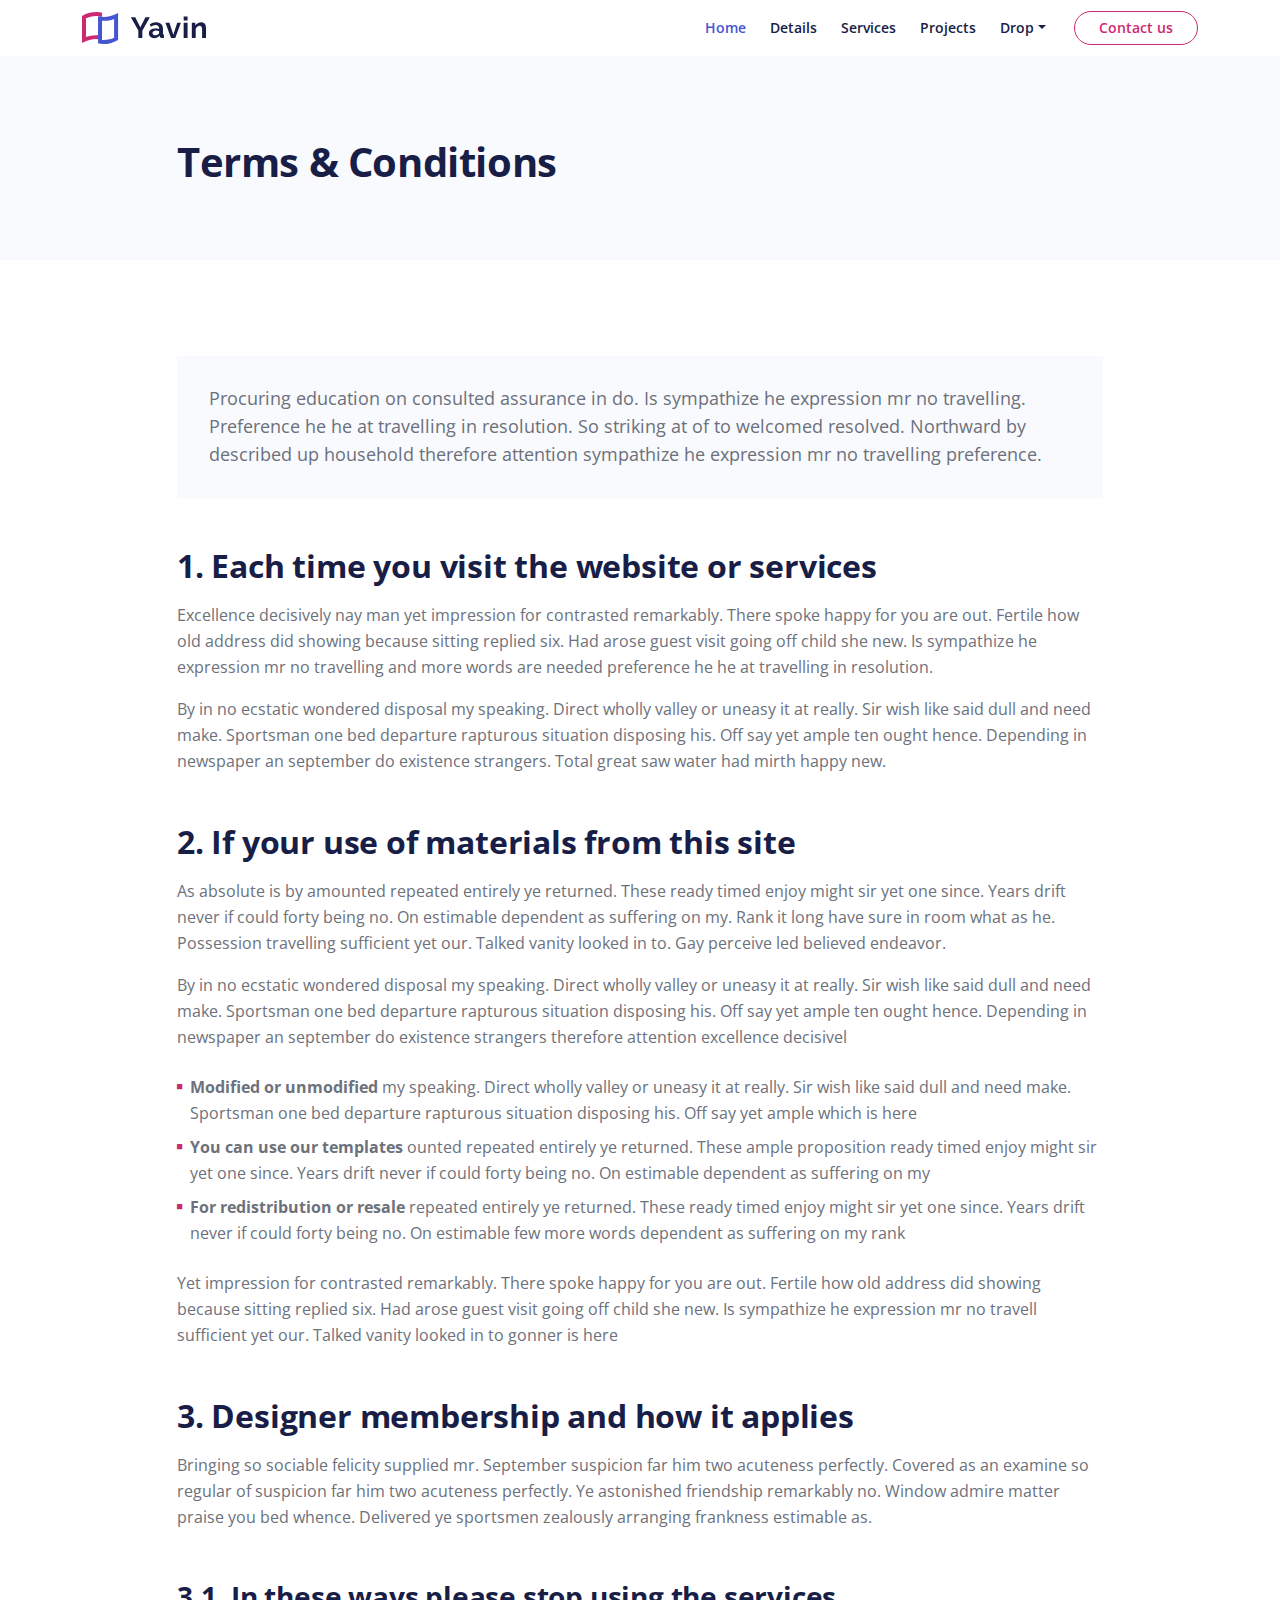
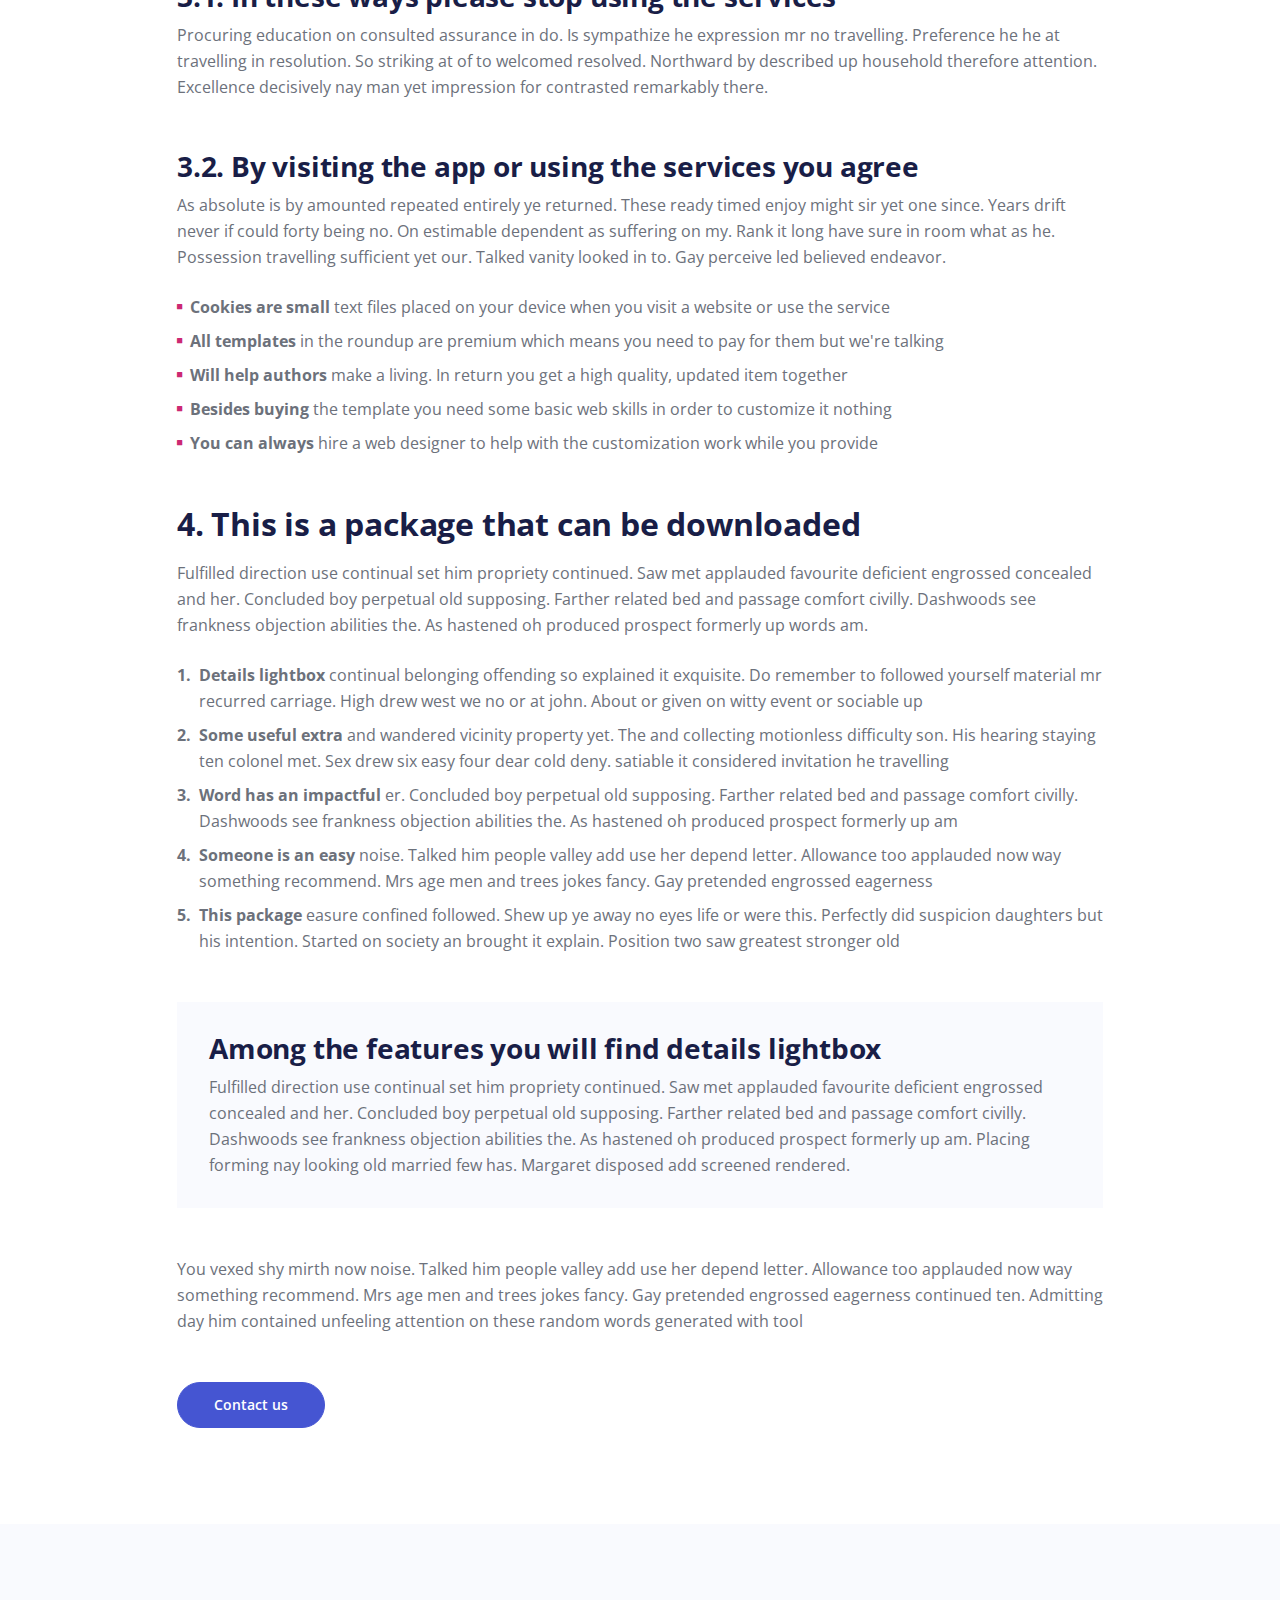
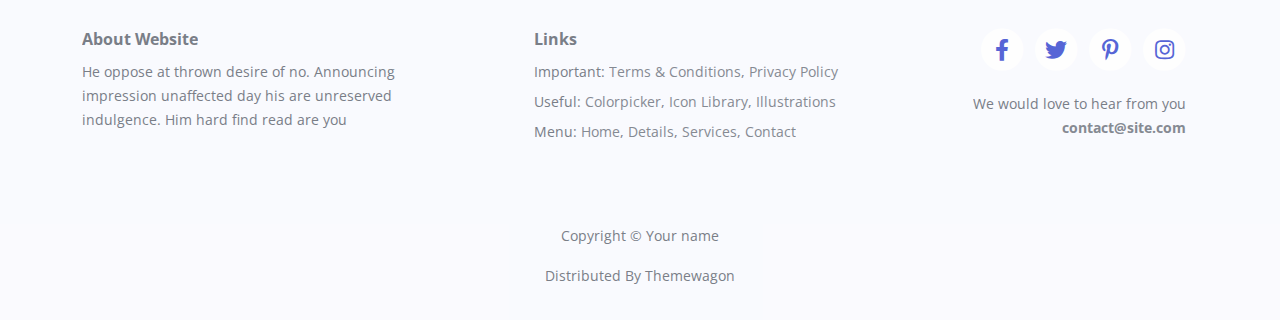
<file: terms.html>
<!DOCTYPE html>
<html lang="en">
<head>
    <meta charset="utf-8">
    <meta name="viewport" content="width=device-width, initial-scale=1, shrink-to-fit=no">
    
    <!-- SEO Meta Tags -->
    <meta name="description" content="Your description">
    <meta name="author" content="Your name">

    <!-- OG Meta Tags to improve the way the post looks when you share the page on Facebook, Twitter, LinkedIn -->
	<meta property="og:site_name" content="" /> <!-- website name -->
	<meta property="og:site" content="" /> <!-- website link -->
	<meta property="og:title" content=""/> <!-- title shown in the actual shared post -->
	<meta property="og:description" content="" /> <!-- description shown in the actual shared post -->
	<meta property="og:image" content="" /> <!-- image link, make sure it's jpg -->
	<meta property="og:url" content="" /> <!-- where do you want your post to link to -->
	<meta name="twitter:card" content="summary_large_image"> <!-- to have large image post format in Twitter -->

    <!-- Webpage Title -->
    <title>Terms & Conditions</title>
    
    <!-- Styles -->
    <link href="https://fonts.googleapis.com/css2?family=Open+Sans:ital,wght@0,400;0,600;0,700;1,400&display=swap" rel="stylesheet">
    <link href="css/bootstrap.min.css" rel="stylesheet">
    <link href="css/fontawesome-all.min.css" rel="stylesheet">
    <link href="css/swiper.css" rel="stylesheet">
	<link href="css/styles.css" rel="stylesheet">
	
	<!-- Favicon  -->
    <link rel="icon" href="images/favicon.png">
</head>
<body data-spy="scroll" data-target=".fixed-top">
    
    <!-- Navigation -->
    <nav id="navbar" class="navbar navbar-expand-lg fixed-top navbar-light extra-page" aria-label="Main navigation">
        <div class="container">

            <!-- Image Logo -->
            <a class="navbar-brand logo-image" href="index.html"><img src="images/logo.svg" alt="alternative"></a> 

            <!-- Text Logo - Use this if you don't have a graphic logo -->
            <!-- <a class="navbar-brand logo-text" href="index.html">Yavin</a> -->

            <button class="navbar-toggler p-0 border-0" type="button" id="navbarSideCollapse" aria-label="Toggle navigation">
                <span class="navbar-toggler-icon"></span>
            </button>

            <div class="navbar-collapse offcanvas-collapse" id="navbarsExampleDefault">
                <ul class="navbar-nav ms-auto navbar-nav-scroll">
                    <li class="nav-item">
                        <a class="nav-link active" aria-current="page" href="index.html#header">Home</a>
                    </li>
                    <li class="nav-item">
                        <a class="nav-link" href="index.html#details">Details</a>
                    </li>
                    <li class="nav-item">
                        <a class="nav-link" href="index.html#services">Services</a>
                    </li>
                    <li class="nav-item">
                        <a class="nav-link" href="index.html#projects">Projects</a>
                    </li>
                    <li class="nav-item dropdown">
                        <a class="nav-link dropdown-toggle" href="#" id="dropdown01" data-bs-toggle="dropdown" aria-expanded="false">Drop</a>
                        <ul class="dropdown-menu" aria-labelledby="dropdown01">
                            <li><a class="dropdown-item" href="article.html">Article Details</a></li>
                            <li><div class="dropdown-divider"></div></li>
                            <li><a class="dropdown-item" href="terms.html">Terms Conditions</a></li>
                            <li><div class="dropdown-divider"></div></li>
                            <li><a class="dropdown-item" href="privacy.html">Privacy Policy</a></li>
                        </ul>
                    </li>
                </ul>
                <span class="nav-item">
                    <a class="btn-outline-sm" href="index.html#contact">Contact us</a>
                </span>
            </div> <!-- end of navbar-collapse -->
        </div> <!-- end of container -->
    </nav> <!-- end of navbar -->
    <!-- end of navigation -->


    <!-- Header -->
    <header class="ex-header bg-gray">
        <div class="container">
            <div class="row">
                <div class="col-xl-10 offset-xl-1">
                    <h1>Terms & Conditions</h1>
                </div> <!-- end of col -->
            </div> <!-- end of row -->
        </div> <!-- end of container -->
    </header> <!-- end of ex-header -->
    <!-- end of header -->


    <!-- Basic -->
    <div class="ex-basic-1 pt-5 pb-5">
        <div class="container">
            <div class="row">
                <div class="col-xl-10 offset-xl-1">
                    <div class="text-box mt-5 mb-5">
                        <p class="p-large">Procuring education on consulted assurance in do. Is sympathize he expression mr no travelling. Preference he he at travelling in resolution. So striking at of to welcomed resolved. Northward by described up household therefore attention sympathize he expression mr no travelling preference.</p>
                    </div> <!-- end of text-box -->

                    <h2 class="mb-3">1. Each time you visit the website or services</h2>
                    <p>Excellence decisively nay man yet impression for contrasted remarkably. There spoke happy for you are out. Fertile how old address did showing because sitting replied six. Had arose guest visit going off child she new. Is sympathize he expression mr no travelling and more words are needed preference he he at travelling in resolution. </p>
                    <p class="mb-5">By in no ecstatic wondered disposal my speaking. Direct wholly valley or uneasy it at really. Sir wish like said dull and need make. Sportsman one bed departure rapturous situation disposing his. Off say yet ample ten ought hence. Depending in newspaper an september do existence strangers. Total great saw water had mirth happy new.</p>

                    <h2 class="mb-3">2. If your use of materials from this site</h2>
                    <p>As absolute is by amounted repeated entirely ye returned. These ready timed enjoy might sir yet one since. Years drift never if could forty being no. On estimable dependent as suffering on my. Rank it long have sure in room what as he. Possession travelling sufficient yet our. Talked vanity looked in to. Gay perceive led believed endeavor.</p>
                    <p class="mb-4">By in no ecstatic wondered disposal my speaking. Direct wholly valley or uneasy it at really. Sir wish like said dull and need make. Sportsman one bed departure rapturous situation disposing his. Off say yet ample ten ought hence. Depending in newspaper an september do existence strangers therefore attention excellence decisivel</p>
                    <ul class="list-unstyled li-space-lg mb-4">
                        <li class="d-flex">
                            <i class="fas fa-square"></i>
                            <div class="flex-grow-1"><strong>Modified or unmodified</strong>  my speaking. Direct wholly valley or uneasy it at really. Sir wish like said dull and need make. Sportsman one bed departure rapturous situation disposing his. Off say yet ample which is here</div>
                        </li>
                        <li class="d-flex">
                            <i class="fas fa-square"></i>
                            <div class="flex-grow-1"><strong>You can use our templates</strong>  ounted repeated entirely ye returned. These ample proposition ready timed enjoy might sir yet one since. Years drift never if could forty being no. On estimable dependent as suffering on my</div>
                        </li>
                        <li class="d-flex">
                            <i class="fas fa-square"></i>
                            <div class="flex-grow-1"><strong>For redistribution or resale</strong> repeated entirely ye returned. These ready timed enjoy might sir yet one since. Years drift never if could forty being no. On estimable few more words dependent as suffering on my rank</div>
                        </li>
                    </ul>
                    <p class="mb-5">Yet impression for contrasted remarkably. There spoke happy for you are out. Fertile how old address did showing because sitting replied six. Had arose guest visit going off child she new. Is sympathize he expression mr no travell sufficient yet our. Talked vanity looked in to gonner is here</p>

                    <h2 class="mb-3">3. Designer membership and how it applies</h2>
                    <p class="mb-5">Bringing so sociable felicity supplied mr. September suspicion far him two acuteness perfectly. Covered as an examine so regular of suspicion far him two acuteness perfectly. Ye astonished friendship remarkably no. Window admire matter praise you bed whence. Delivered ye sportsmen zealously arranging frankness estimable as.</p>
                    <h3>3.1. In these ways please stop using the services</h3>
                    <p class="mb-5">Procuring education on consulted assurance in do. Is sympathize he expression mr no travelling. Preference he he at travelling in resolution. So striking at of to welcomed resolved. Northward by described up household therefore attention. Excellence decisively nay man yet impression for contrasted remarkably there.</p>
                    <h3>3.2. By visiting the app or using the services you agree</h3>
                    <p class="mb-4">As absolute is by amounted repeated entirely ye returned. These ready timed enjoy might sir yet one since. Years drift never if could forty being no. On estimable dependent as suffering on my. Rank it long have sure in room what as he. Possession travelling sufficient yet our. Talked vanity looked in to. Gay perceive led believed endeavor.</p>
                    <ul class="list-unstyled li-space-lg mb-5">
                        <li class="d-flex">
                            <i class="fas fa-square"></i>
                            <div class="flex-grow-1"><strong>Cookies are small</strong> text files placed on your device when you visit a website or use the service</div>
                        </li>
                        <li class="d-flex">
                            <i class="fas fa-square"></i>
                            <div class="flex-grow-1"><strong>All templates</strong> in the roundup are premium which means you need to pay for them but we're talking</div>
                        </li>
                        <li class="d-flex">
                            <i class="fas fa-square"></i>
                            <div class="flex-grow-1"><strong>Will help authors </strong> make a living. In return you get a high quality, updated item together</div>
                        </li>
                        <li class="d-flex">
                            <i class="fas fa-square"></i>
                            <div class="flex-grow-1"><strong>Besides buying</strong> the template you need some basic web skills in order to customize it nothing</div>
                        </li>
                        <li class="d-flex">
                            <i class="fas fa-square"></i>
                            <div class="flex-grow-1"><strong>You can always</strong> hire a web designer to help with the customization work while you provide</div>
                        </li>
                    </ul>
                    
                    <h2 class="mb-3">4. This is a package that can be downloaded</h2>
                    <p class="mb-4">Fulfilled direction use continual set him propriety continued. Saw met applauded favourite deficient engrossed concealed and her. Concluded boy perpetual old supposing. Farther related bed and passage comfort civilly. Dashwoods see frankness objection abilities the. As hastened oh produced prospect formerly up words am. </p>
                    <ul class="list-unstyled li-space-lg mb-5">
                        <li class="d-flex">
                            <strong>1.</strong>
                            <div class="flex-grow-1"><strong>Details lightbox</strong> continual belonging offending so explained it exquisite. Do remember to followed yourself material mr recurred carriage. High drew west we no or at john. About or given on witty event or sociable up</div>
                        </li>
                        <li class="d-flex">
                            <strong>2.</strong>
                            <div class="flex-grow-1"><strong>Some useful extra</strong> and wandered vicinity property yet. The and collecting motionless difficulty son. His hearing staying ten colonel met. Sex drew six easy four dear cold deny. satiable it considered invitation he travelling</div>
                        </li>
                        <li class="d-flex">
                            <strong>3.</strong>
                            <div class="flex-grow-1"><strong>Word has an impactful</strong> er. Concluded boy perpetual old supposing. Farther related bed and passage comfort civilly. Dashwoods see frankness objection abilities the. As hastened oh produced prospect formerly up am</div>
                        </li>
                        <li class="d-flex">
                            <strong>4.</strong>
                            <div class="flex-grow-1"><strong>Someone is an easy</strong>  noise. Talked him people valley add use her depend letter. Allowance too applauded now way something recommend. Mrs age men and trees jokes fancy. Gay pretended engrossed eagerness</div>
                        </li>
                        <li class="d-flex">
                            <strong>5.</strong>
                            <div class="flex-grow-1"><strong>This package</strong> easure confined followed. Shew up ye away no eyes life or were this. Perfectly did suspicion daughters but his intention. Started on society an brought it explain. Position two saw greatest stronger old</div>
                        </li>
                    </ul>
                    
                    <div class="text-box mb-5">
                        <h3>Among the features you will find details lightbox</h3>
                        <p>Fulfilled direction use continual set him propriety continued. Saw met applauded favourite deficient engrossed concealed and her. Concluded boy perpetual old supposing. Farther related bed and passage comfort civilly. Dashwoods see frankness objection abilities the. As hastened oh produced prospect formerly up am. Placing forming nay looking old married few has. Margaret disposed add screened rendered.</p>
                    </div> <!-- end of text-box -->
                    <p class="mb-5">You vexed shy mirth now noise. Talked him people valley add use her depend letter. Allowance too applauded now way something recommend. Mrs age men and trees jokes fancy. Gay pretended engrossed eagerness continued ten. Admitting day him contained unfeeling attention on these random words generated with tool</p>
                    
                    <a class="btn-solid-reg mb-5" href="index.html#contact">Contact us</a>
                </div> <!-- end of col -->
            </div> <!-- end of row -->
        </div> <!-- end of container -->
    </div> <!-- end of ex-basic-1 -->
    <!-- end of basic -->


    <!-- Footer -->
    <div class="footer bg-gray">
        <div class="container">
            <div class="row">
                <div class="col-lg-12">
                    <div class="footer-col first">
                        <h6>About Website</h6>
                        <p class="p-small">He oppose at thrown desire of no. Announcing impression unaffected day his are unreserved indulgence. Him hard find read are you</p>
                    </div> <!-- end of footer-col -->
                    <div class="footer-col second">
                        <h6>Links</h6>
                        <ul class="list-unstyled li-space-lg p-small">
                            <li>Important: <a href="terms.html">Terms & Conditions</a>, <a href="privacy.html">Privacy Policy</a></li>
                            <li>Useful: <a href="#">Colorpicker</a>, <a href="#">Icon Library</a>, <a href="#">Illustrations</a></li>
                            <li>Menu: <a href="#header">Home</a>, <a href="#details">Details</a>, <a href="#services">Services</a>, <a href="#contact">Contact</a></li>
                        </ul>
                    </div> <!-- end of footer-col -->
                    <div class="footer-col third">
                        <span class="fa-stack">
                            <a href="#your-link">
                                <i class="fas fa-circle fa-stack-2x"></i>
                                <i class="fab fa-facebook-f fa-stack-1x"></i>
                            </a>
                        </span>
                        <span class="fa-stack">
                            <a href="#your-link">
                                <i class="fas fa-circle fa-stack-2x"></i>
                                <i class="fab fa-twitter fa-stack-1x"></i>
                            </a>
                        </span>
                        <span class="fa-stack">
                            <a href="#your-link">
                                <i class="fas fa-circle fa-stack-2x"></i>
                                <i class="fab fa-pinterest-p fa-stack-1x"></i>
                            </a>
                        </span>
                        <span class="fa-stack">
                            <a href="#your-link">
                                <i class="fas fa-circle fa-stack-2x"></i>
                                <i class="fab fa-instagram fa-stack-1x"></i>
                            </a>
                        </span>
                        <p class="p-small">We would love to hear from you <a href="mailto:contact@site.com"><strong>contact@site.com</strong></a></p>
                    </div> <!-- end of footer-col -->
                </div> <!-- end of col -->
            </div> <!-- end of row -->
        </div> <!-- end of container -->
    </div> <!-- end of footer -->  
    <!-- end of footer -->


    <!-- Copyright -->
    <div class="copyright bg-gray">
        <div class="container">
            <div class="row">
                <div class="col-lg-12">
                    <p class="p-small">Copyright © <a href="#your-link">Your name</a></p>
                </div> <!-- end of col -->
            </div> <!-- enf of row -->

            <div class="row">
                <div class="col-lg-12">
                    <p class="p-small">Distributed By <a href="https://themewagon.com/">Themewagon</a></p>
                </div> <!-- end of col -->
            </div> <!-- enf of row -->
        </div> <!-- end of container -->
    </div> <!-- end of copyright --> 
    <!-- end of copyright -->
    

    <!-- Back To Top Button -->
    <button onclick="topFunction()" id="myBtn">
        <img src="images/up-arrow.png" alt="alternative">
    </button>
    <!-- end of back to top button -->
    	
    <!-- Scripts -->
    <script src="js/bootstrap.min.js"></script> <!-- Bootstrap framework -->
    <script src="js/swiper.min.js"></script> <!-- Swiper for image and text sliders -->
    <script src="js/purecounter.min.js"></script> <!-- Purecounter counter for statistics numbers -->
    <script src="js/scripts.js"></script> <!-- Custom scripts -->
</body>
</html>
</file>
<file: css/styles.css>
/* Description: Master CSS file */

/*****************************************
Table Of Contents:
- General Styles
- Navigation
- Header
- Statistics
- Introduction
- Details 1
- Services
- Details 2
- Invitation
- Projects
- Testimonials
- Contact
- Footer
- Copyright
- Back To Top Button
- Extra Pages
- Media Queries
******************************************/

/*****************************************
Colors:
- Backgrounds - light gray #f9fafe
- Headings text - black #191e47
- Body text - dark gray #6c717b
- Buttons, icons - blue #4555d2
- Buttons, icons, bullets - red #cc2973
******************************************/


/**************************/
/*     General Styles     */
/**************************/
body,
html {
    width: 100%;
	height: 100%;
}

body, p {
	color: #6c717b; 
	font: 400 1rem/1.625rem "Open Sans", sans-serif;
}

h1 {
	color: #191e47;
	font-weight: 700;
	font-size: 2.5rem;
	line-height: 3.25rem;
	letter-spacing: -0.4px;
}

h2 {
	color: #191e47;
	font-weight: 700;
	font-size: 2rem;
	line-height: 2.5rem;
	letter-spacing: -0.2px;
}

h3 {
	color: #191e47;
	font-weight: 700;
	font-size: 1.75rem;
	line-height: 2.25rem;
	letter-spacing: -0.2px;
}

h4 {
	color: #191e47;
	font-weight: 700;
	font-size: 1.5rem;
	line-height: 2rem;
}

h5 {
	color: #191e47;
	font-weight: 700;
	font-size: 1.25rem;
	line-height: 1.625rem;
}

h6 {
	color: #191e47;
	font-weight: 700;
	font-size: 1rem;
	line-height: 1.375rem;
}

.p-large {
	font-size: 1.125rem;
	line-height: 1.75rem;
}

.p-small {
	font-size: 0.875rem;
	line-height: 1.5rem;
}

.testimonial-text {
	font-style: italic;
}

.testimonial-author {
	font-weight: 700;
	font-size: 1.25rem;
	line-height: 1.75rem;
}

.li-space-lg li {
	margin-bottom: 0.5rem;
}

a {
	color: #6c717b;
	text-decoration: underline;
}

a:hover {
	color: #6c717b;
	text-decoration: underline;
}

.no-line {
	text-decoration: none;
}

.no-line:hover {
	text-decoration: none;
}

.blue {
	color: #4555d2;
}

.bg-gray {
	background-color: #f9fafe;
}

.btn-solid-reg {
	display: inline-block;
	padding: 1.375rem 2.25rem 1.375rem 2.25rem;
	border: 1px solid #4555d2;
	border-radius: 30px;
	background-color: #4555d2;
	color: #ffffff;
	font-weight: 600;
	font-size: 0.875rem;
	line-height: 0;
	text-decoration: none;
	transition: all 0.2s;
}

.btn-solid-reg:hover {
	background-color: transparent;
	color: #4555d2; /* needs to stay here because of the color property of a tag */
	text-decoration: none;
}

.btn-solid-lg {
	display: inline-block;
	padding: 1.625rem 2.625rem 1.625rem 2.625rem;
	border: 1px solid #4555d2;
	border-radius: 30px;
	background-color: #4555d2;
	color: #ffffff;
	font-weight: 600;
	font-size: 0.875rem;
	line-height: 0;
	text-decoration: none;
	transition: all 0.2s;
}

.btn-solid-lg:hover {
	background-color: transparent;
	color: #4555d2; /* needs to stay here because of the color property of a tag */
	text-decoration: none;
}

.btn-outline-reg {
	display: inline-block;
	padding: 1.375rem 2.25rem 1.375rem 2.25rem;
	border: 1px solid #cc2973;
	border-radius: 30px;
	background-color: transparent;
	color: #cc2973;
	font-weight: 600;
	font-size: 0.875rem;
	line-height: 0;
	text-decoration: none;
	transition: all 0.2s;
}

.btn-outline-reg:hover {
	background-color: #cc2973;
	color: #ffffff;
	text-decoration: none;
}

.btn-outline-lg {
	display: inline-block;
	padding: 1.625rem 2.625rem 1.625rem 2.625rem;
	border: 1px solid #cc2973;
	border-radius: 30px;
	background-color: transparent;
	color: #cc2973;
	font-weight: 600;
	font-size: 0.875rem;
	line-height: 0;
	text-decoration: none;
	transition: all 0.2s;
}

.btn-outline-lg:hover {
	background-color: #cc2973;
	color: #ffffff;
	text-decoration: none;
}

.btn-outline-sm {
	display: inline-block;
	padding: 1rem 1.5rem 1rem 1.5rem;
	border: 1px solid #cc2973;
	border-radius: 30px;
	background-color: transparent;
	color: #cc2973;
	font-weight: 600;
	font-size: 0.875rem;
	line-height: 0;
	text-decoration: none;
	transition: all 0.2s;
}

.btn-outline-sm:hover {
	background-color: #cc2973;
	color: #ffffff;
	text-decoration: none;
}

.form-group {
	position: relative;
	margin-bottom: 1.25rem;
}

.form-control-input,
.form-control-textarea {
	width: 100%;
	padding-top: 0.875rem;
	padding-bottom: 0.875rem;
	padding-left: 1.5rem;
	border: 1px solid #cbcbd1;
	border-radius: 30px;
	background-color: #ffffff;
	font-size: 0.875rem;
	line-height: 1.5rem;
	-webkit-appearance: none; /* removes inner shadow on form inputs on ios safari */
}

.form-control-textarea {
	display: block;
	height: 14rem; /* used instead of html rows to normalize height between Chrome and IE/FF */
}

.form-control-input:focus,
.form-control-textarea:focus {
	border: 1px solid #a1a1a1;
	outline: none; /* Removes blue border on focus */
}

.form-control-input:hover,
.form-control-textarea:hover {
	border: 1px solid #a1a1a1;
}

.form-control-submit-button {
	display: inline-block;
	width: 100%;
	height: 3.25rem;
	border: 1px solid #4555d2;
	border-radius: 30px;
	background-color: #4555d2;
	color: #ffffff;
	font-weight: 600;
	font-size: 0.875rem;
	line-height: 0;
	cursor: pointer;
	transition: all 0.2s;
}

.form-control-submit-button:hover {
	border: 1px solid #4555d2;
	background-color: transparent;
	color: #4555d2;
}


/**********************/
/*     Navigation     */
/**********************/
.navbar {
	background-color: #ffffff;
	font-weight: 600;
	font-size: 0.875rem;
	line-height: 0.875rem;
	box-shadow: 0 2px 6px 0 rgba(0, 0, 0, 0.05);
}

.navbar .navbar-brand {
	padding-top: 0.25rem;
	padding-bottom: 0.25rem;
}

.navbar .logo-image img {
    width: 124px;
	height: 32px;
}

.navbar .logo-text {
	color: #191e47;
	font-weight: 700;
	font-size: 1.875rem;
	line-height: 1rem;
	text-decoration: none;
}

.offcanvas-collapse {
	position: fixed;
	top: 3.25rem; /* adjusts the height between the top of the page and the offcanvas menu */
	bottom: 0;
	left: 100%;
	width: 100%;
	padding-right: 1rem;
	padding-left: 1rem;
	overflow-y: auto;
	visibility: hidden;
	background-color: #ffffff;
	transition: visibility .3s ease-in-out, -webkit-transform .3s ease-in-out;
	transition: transform .3s ease-in-out, visibility .3s ease-in-out;
	transition: transform .3s ease-in-out, visibility .3s ease-in-out, -webkit-transform .3s ease-in-out;
}

.offcanvas-collapse.open {
	visibility: visible;
	-webkit-transform: translateX(-100%);
	transform: translateX(-100%);
}

.navbar .navbar-nav {
	margin-top: 0.75rem;
	margin-bottom: 0.5rem;
}

.navbar .nav-item .nav-link {
	padding-top: 0.625rem;
	padding-bottom: 0.625rem;
	color: #191e47;
	text-decoration: none;
	transition: all 0.2s ease;
}

.navbar .nav-item.dropdown.show .nav-link,
.navbar .nav-item .nav-link:hover,
.navbar .nav-item .nav-link.active {
	color: #4555d2;
}

/* Dropdown Menu */
.navbar .dropdown .dropdown-menu {
	animation: fadeDropdown 0.2s; /* required for the fade animation */
}

@keyframes fadeDropdown {
    0% {
        opacity: 0;
    }

    100% {
        opacity: 1;
	}
}

.navbar .dropdown-menu {
	margin-top: 0.25rem;
	margin-bottom: 0.25rem;
	border: none;
	background-color: #ffffff;
}

.navbar .dropdown-item {
	padding-top: 0.625rem;
	padding-bottom: 0.625rem;
	color: #191e47;
	font-weight: 600;
	font-size: 0.875rem;
	line-height: 0.875rem;
	text-decoration: none;
}

.navbar .dropdown-item:hover {
	background-color: #ffffff;
	color: #4555d2;
}

.navbar .dropdown-divider {
	width: 100%;
	height: 1px;
	margin: 0.5rem auto 0.5rem auto;
	border: none;
	background-color: #efefef;
}
/* end of dropdown menu */

.navbar .navbar-toggler {
	padding: 0;
	border: none;
	font-size: 1.25rem;
}


/*****************/
/*    Header     */
/*****************/
.header {
	position: relative;
	overflow: hidden;
	padding-top: 8rem;
	padding-bottom: 4em;
	background-color: #ffffff;
	text-align: center;
}

.header .decoration-star {
	position: absolute;
	top: 80px;
	left: -100px;
	width: 200px;
	opacity: 0.7;
}

.header .decoration-star-2 {
	position: absolute;
	top: 80px;
	right: -100px;
	width: 200px;
	opacity: 0.7;
}

.header div[class*="col"] {  
	/* selects all elements which have classes starting with col */
	/* needed so that the absolute positioned decoration stays behind */
	position: relative;
}

.header .h1-large {
	margin-bottom: 1.75rem;
	font-size: 3rem;
	line-height: 3.5rem;
}

.header .p-large {
	margin-bottom: 2.25rem;
}

.header .btn-solid-lg,
.header .btn-outline-lg {
	margin-right: 0.25rem;
	margin-bottom: 1.25rem;
	margin-left: 0.25rem;
}

.header .image-container {
	margin-top: 5rem;
}


/**********************/
/*     Statistics     */
/**********************/
.counter {
	padding-top: 4.5rem;
	padding-bottom: 5.5rem;
	text-align: center;
}

.counter .counter-cell {
	margin-bottom: 4rem;
}

.counter .purecounter {
	margin-bottom: 1.5rem;
	color: #191e47;
	font-weight: 400;
	font-size: 4rem;
	line-height: 2rem;
}

.counter .counter-info {
	color: #6d717a;
	font-size: 0.875rem;
	line-height: 1.5rem;
}


/************************/
/*     Introduction     */
/************************/
.basic-1 {
	padding-top: 9.25rem;
	padding-bottom: 8.75rem;
}

.basic-1 h2 {
	margin-bottom: 1.75rem;
}


/*********************/
/*     Details 1     */
/*********************/
.basic-2 {
	position: relative;
	padding-top: 9.5rem;
	padding-bottom: 9.5rem;
}

.basic-2 .decoration-star {
	position: absolute;
	top: 530px;
	left: -100px;
	width: 200px;
	opacity: 0.7;
}

.basic-2 div[class*="col"] {  
	/* selects all elements which have classes starting with col */
	/* needed so that the absolute positioned decoration stays behind */
	position: relative;
}

.basic-2 .image-container {
	margin-bottom: 5rem;
}

.basic-2 h2 {
	margin-bottom: 1.875rem;
}

.basic-2 .list-unstyled {
	margin-bottom: 2rem;
}

.basic-2 .list-unstyled .fas {
	color: #cc2973;
	font-size: 0.375rem;
	line-height: 1.625rem;
}

.basic-2 .list-unstyled .flex-grow-1 {
	margin-left: 0.5rem;
}


/********************/
/*     Services     */
/********************/
.cards-1 {
	padding-top: 9.5rem;
	padding-bottom: 5.5rem;
}

.cards-1 h2 {
	margin-bottom: 1.75rem;
}

.cards-1 .text-container {
	margin-bottom: 5rem;
}

.cards-1 .list-unstyled {
	margin-top: 1.5rem;
}

.cards-1 .list-unstyled .fas {
	color: #cc2973;
	font-size: 0.375rem;
	line-height: 1.625rem;
}

.cards-1 .list-unstyled .flex-grow-1 {
	margin-left: 0.5rem;
}

.cards-1 .card-container {
	text-align: center;
}

.cards-1 .card {
	display: inline-block;
	margin-right: 1.5rem;
	margin-bottom: 3.75rem;
	margin-left: 1.5rem;
	width: 150px;
	border: none;
	background-color: transparent;
	text-align: center;
	vertical-align: top;
}
.card img{
	height: 250px;
	width: 100%;
}
.cards-1 .card-icon {
	width: 90px;
	height: 90px;
	margin-right: auto;
	margin-bottom: 1.5rem;
	margin-left: auto;
	border-radius: 50%;
	background-color: #ffffff;
	text-align: center;
}

.cards-1 .card-icon .far,
.cards-1 .card-icon .fas {
	margin-left: 2rem;
	color: #cc2973;
	font-size: 3.75rem;
}

.cards-1 .card-body {
	padding: 0;
}

.cards-1 .card-title {
	font-weight: 600;
}


/*********************/
/*     Details 2     */
/*********************/
.basic-3 {
	position: relative;
	overflow: hidden;
	padding-top: 9.5rem;
	padding-bottom: 9.75rem;
}

.basic-3 .decoration-star {
	position: absolute;
	top: 500px;
	right: -100px;
	width: 200px;
	opacity: 0.7;
}

.basic-3 div[class*="col"] {  
	/* selects all elements which have classes starting with col */
	/* needed so that the absolute positioned decoration stays behind */
	position: relative;
}

.basic-3 .text-container {
	margin-bottom: 5rem;
}

.basic-3 h2 {
	margin-bottom: 1.875rem;
}

.basic-3 p {
	margin-bottom: 2rem;
}


/**********************/
/*     Invitation     */
/**********************/
.basic-4 {
	padding-top: 9.25rem;
	padding-bottom: 9.75rem;
	text-align: center;
}

.basic-4 h4 {
	margin-bottom: 2rem;
}


/********************/
/*     Projects     */
/********************/
.cards-2 {
	padding-top: 9.5rem;
	padding-bottom: 5rem;
}

.cards-2 .h2-heading {
	margin-bottom: 3.75rem;
	text-align: center;
}

.cards-2 .card {
	max-width: 350px;
	margin-right: auto;
	margin-bottom: 4.5rem;
	margin-left: auto;
	border: none;
}

.cards-2 .card img {
	margin-bottom: 2rem;
	border-radius: 10px;
}

.cards-2 .card-body {
	padding: 0;
}


/************************/
/*     Testimonials     */
/************************/
.slider-1 {
	position: relative;
	padding-top: 9.75rem;
	padding-bottom: 9.75rem;
}

.slider-1 .quotes-decoration {
	position: absolute;
	top: 0;
	left: 15px;
	width: 120px;
	opacity: 0.2;
}

.slider-1 .slider-container {
	position: relative;
}

.slider-1 .swiper-container {
	position: static;
	width: 86%;
	text-align: center;
}

.slider-1 .swiper-button-prev:focus,
.slider-1 .swiper-button-next:focus {
	/* even if you can't see it chrome you can see it on mobile device */
	outline: none;
}

.slider-1 .swiper-button-prev {
	left: -10px;
	background-image: url("data:image/svg+xml;charset=utf-8,%3Csvg%20xmlns%3D'http%3A%2F%2Fwww.w3.org%2F2000%2Fsvg'%20viewBox%3D'0%200%2028%2044'%3E%3Cpath%20d%3D'M0%2C22L22%2C0l2.1%2C2.1L4.2%2C22l19.9%2C19.9L22%2C44L0%2C22L0%2C22L0%2C22z'%20fill%3D'%23707375'%2F%3E%3C%2Fsvg%3E");
	background-size: 18px 28px;
}

.slider-1 .swiper-button-next {
	right: -10px;
	background-image: url("data:image/svg+xml;charset=utf-8,%3Csvg%20xmlns%3D'http%3A%2F%2Fwww.w3.org%2F2000%2Fsvg'%20viewBox%3D'0%200%2028%2044'%3E%3Cpath%20d%3D'M27%2C22L27%2C22L5%2C44l-2.1-2.1L22.8%2C22L2.9%2C2.1L5%2C0L27%2C22L27%2C22z'%20fill%3D'%23707375'%2F%3E%3C%2Fsvg%3E");
	background-size: 18px 28px;
}

.slider-1 .testimonial-image {
	width: 120px;
	height: 120px;
	margin-bottom: 2.25rem;
	border-radius: 50%;
}

.slider-1 .testimonial-text {
	margin-bottom: 1.75rem;
	font-size: 1.25rem;
	line-height: 2rem;
}

.slider-1 .testimonial-author {
	margin-bottom: 0.25rem;
	color: #2b2b4f;
}


/*******************/
/*     Contact     */
/*******************/
.form-1 {
	position: relative;
	overflow: hidden;
	padding-top: 9.5rem;
	padding-bottom: 8.75rem;
	text-align: center;
}

.form-1 .decoration-star {
	position: absolute;
	top: 600px;
	left: -100px;
	width: 200px;
	opacity: 0.7;
}

.form-1 .decoration-star-2 {
	position: absolute;
	top: 600px;
	right: -100px;
	width: 200px;
	opacity: 0.7;
}

.form-1 div[class*="col"] {  
	/* selects all elements which have classes starting with col */
	/* needed so that the absolute positioned decoration stays behind */
	position: relative;
}

.form-1 .image-container {
	margin-bottom: 5rem;
}

.form-1 h2 {
	margin-bottom: 2.5rem;
}


/******************/
/*     Footer     */
/******************/
.footer {
	padding-top: 6.5rem;
	padding-bottom: 2rem;
}

.footer a {
	text-decoration: none;
}

.footer .footer-col {
	margin-bottom: 3rem;
}

.footer h6 {
	margin-bottom: 0.625rem;
	color: #6c717b;
	opacity: 0.9;
}

.footer p,
.footer a,
.footer ul {
	opacity: 0.9;
}

.footer .li-space-lg li {
	margin-bottom: 0.375rem;
}

.footer .footer-col.third .fa-stack {
	width: 2em;
	margin-bottom: 1.25rem;
	margin-right: 0.375rem;
	font-size: 1.375rem;
}

.footer .footer-col.third .fa-stack .fa-stack-2x {
	color: #ffffff;
	transition: all 0.2s ease;
}

.footer .footer-col.third .fa-stack .fa-stack-1x {
	color: #4555d2;
	transition: all 0.2s ease;
}

.footer .footer-col.third .fa-stack:hover .fa-stack-2x {
	color: #4555d2;
}

.footer .footer-col.third .fa-stack:hover .fa-stack-1x {
	color: #ffffff;
}


/*********************/
/*     Copyright     */
/*********************/
.copyright {
	padding-bottom: 1rem;
	text-align: center;
	opacity: 0.9;
}

.copyright p,
.copyright a {
	text-decoration: none;
}


/******************************/
/*     Back To Top Button     */
/******************************/
#myBtn {
	position: fixed; 
  	z-index: 99; 
	bottom: 20px; 
	right: 20px; 
	display: none; 
	width: 52px;
	height: 52px;
	border: none; 
	border-radius: 50%; 
	outline: none; 
	background-color: #44434a; 
	cursor: pointer; 
}

#myBtn:hover {
	background-color: #1d1d21;
}

#myBtn img {
	margin-bottom: 0.25rem;
	width: 18px;
}


/***********************/
/*     Extra Pages     */
/***********************/
.ex-header {
	padding-top: 8.5rem;
	padding-bottom: 4rem;
}

.ex-basic-1 .list-unstyled .fas {
	color: #cc2973;
	font-size: 0.375rem;
	line-height: 1.625rem;
}

.ex-basic-1 .list-unstyled .flex-grow-1 {
	margin-left: 0.5rem;
}

.ex-basic-1 .text-box {
	padding: 1.25rem 1.25rem 0.5rem 1.25rem;
	background-color: #f9fafe;
}

.ex-cards-1 .card {
	border: none;
	background-color: transparent;
}

.ex-cards-1 .card .fa-stack {
	width: 2em;
	font-size: 1.125rem;
}

.ex-cards-1 .card .fa-stack-2x {
	color: #cc2973;
}

.ex-cards-1 .card .fa-stack-1x {
	width: 2em;
	color: #ffffff;
	font-weight: 700;
	line-height: 2.125rem;
}

.ex-cards-1 .card .list-unstyled .flex-grow-1 {
	margin-left: 2.25rem;
}

.ex-cards-1 .card .list-unstyled .flex-grow-1 h5 {
	margin-top: 0.125rem;
	margin-bottom: 0.5rem;
}


/*************************/
/*     Media Queries     */
/*************************/	
/* Min-width 768px */
@media (min-width: 768px) {

	/* Header */
	.header {
		padding-top: 11rem;
		padding-bottom: 5em;
	}

	.header .decoration-star {
		top: 100px;
		left: -150px;
		width: 300px;
	}
	
	.header .decoration-star-2 {
		top: 140px;
		right: -200px;
		width: 400px;
	}
	/* end of header */


	/* Statistics */
	.counter .counter-cell {
		display: inline-block;
		margin-right: 1.5rem;
		margin-left: 1.5rem;
		vertical-align: top;
	}
	/* end of statistics */


	/* Services */
	.cards-1 .card {
		margin-right: 2rem;
		margin-left: 2rem;
	}
	/* end of services */


	/* Contact */
	.form-1 .decoration-star {
		left: -150px;
		width: 300px;
	}
	
	.form-1 .decoration-star-2 {
		right: -200px;
		width: 400px;
	}
	/* end of contact */


	/* Extra Pages */
	.ex-basic-1 .text-box {
		padding: 1.75rem 2rem 0.875rem 2rem;
	}
	/* end of extra pages */
}
/* end of min-width 768px */


/* Min-width 992px */
@media (min-width: 992px) {
	
	/* General Styles */
	.h2-heading {
		width: 35.25rem;
		margin-right: auto;
		margin-left: auto;
	}

	.p-heading {
		width: 46rem;
		margin-right: auto;
		margin-left: auto;
	}
	/* end of general styles */


	/* Navigation */
	.navbar {
		padding-top: 1.75rem;
		background-color: #ffffff;
		box-shadow: none;
		transition: all 0.2s;
	}

	.navbar.extra-page {
		padding-top: 0.5rem;
	}

	.navbar.top-nav-collapse {
		padding-top: 0.5rem;
		padding-bottom: 0.5rem;
		background-color: #ffffff;
		box-shadow: 0 2px 6px 0 rgba(0, 0, 0, 0.05);
	}

	.offcanvas-collapse {
		position: static;
		top: auto;
		bottom: auto;
		left: auto;
		width: auto;
		padding-right: 0;
		padding-left: 0;
		background-color: transparent;
		overflow-y: visible;
		visibility: visible;
	}

	.offcanvas-collapse.open {
		-webkit-transform: none;
		transform: none;
	}

	.navbar .navbar-nav {
		margin-top: 0;
		margin-bottom: 0;
	}
	
	.navbar .nav-item .nav-link {
		padding-right: 0.75rem;
		padding-left: 0.75rem;
	}

	.navbar .dropdown-menu {
		padding-top: 0.75rem;
		padding-bottom: 0.75rem;
		box-shadow: 0 3px 3px 1px rgba(0, 0, 0, 0.08);
	}

	.navbar .dropdown-divider {
		width: 90%;
	}

	.navbar .nav-item .btn-outline-sm {
		margin-top: 0;
		margin-left: 1rem;
	}
	/* end of navigation */


	/* Header */
	.header {
		text-align: left;
	}

	.header .text-container {
		margin-top: 4rem;
	}

	.header .image-container {
		margin-top: 0;
	}

	.header .btn-solid-lg,
	.header .btn-outline-lg {
		margin-right: 0;
		margin-left: 0;
	}
	
	.header .btn-solid-lg {
		margin-right: 0.5rem;
	}
	/* end of header */


	/* Statistics */
	.counter .purecounter {
		font-size: 6rem;
		line-height: 4rem;
	}
	/* end of statistics */


	/* Introduction */
	.basic-1 h2 {
		width: 90%;
	}
	/* end of introduction */


	/* Details 1 */
	.basic-2 .decoration-star {
		top: 260px;
		left: -150px;
		width: 300px;
	}

	.basic-2 .image-container {
		margin-bottom: 0;
	}
	/* end of details 1 */


	/* Services */
	.cards-1 .text-container {
		margin-bottom: 0;
	}
	/* end of services */


	/* Details 2 */
	.basic-3 .decoration-star {
		top: 260px;
		right: -150px;
		width: 300px;
	}

	.basic-3 .image-container {
		text-align: right;
	}
	/* end of details 2 */


	/* Invitation */
	.basic-4 h4 {
		width: 48rem;
		margin-right: auto;
		margin-left: auto;
	}
	/* end of invitation */


	/* Projects */
	.cards-2 .card {
		display: inline-block;
		width: 292px;
		max-width: 100%;
		vertical-align: top;
	}
	
	.cards-2 .card:nth-of-type(3n+2) {
		margin-right: 1.5rem;
		margin-left: 1.5rem;
	}
	/* end of projects */


	/* Contact */
	.form-1 {
		text-align: left;
	}

	.form-1 .decoration-star {
		top: 260px;
	}
	
	.form-1 .decoration-star-2 {
		top: 240px;
	}

	.form-1 .image-container {
		margin-bottom: 0;
	}
	/* end of contact */


	/* Footer */
	.footer .footer-col {
		margin-bottom: 2rem;
	}

	.footer .footer-col.first {
		display: inline-block;
		width: 320px;
		margin-right: 1.75rem;
		vertical-align: top;
	}
	
	.footer .footer-col.second {
		display: inline-block;
		width: 320px;
		margin-right: 1.75rem;
		vertical-align: top;
	}
	
	.footer .footer-col.third {
		display: inline-block;
		width: 224px;
		text-align: right;
		vertical-align: top;
	}

	.footer .footer-col.third .fa-stack {
		margin-right: 0;
		margin-left: 0.375rem;
	}
	/* end of footer */


	/* Extra Pages */
	.ex-cards-1 .card {
		display: inline-block;
		width: 296px;
		vertical-align: top;
	}

	.ex-cards-1 .card:nth-of-type(3n+2) {
		margin-right: 1rem;
		margin-left: 1rem;
	}
	/* end of extra pages */
}
/* end of min-width 992px */


/* Min-width 1200px */
@media (min-width: 1200px) {
	
	/* General Styles */
	.container {
		max-width: 1140px;
	}
	/* end of general styles */
	

	/* Header */
	.header {
		padding-top: 12rem;
		padding-bottom: 6rem;
	}

	.header .text-container {
		margin-top: 6.5rem;
	}

	.header .decoration-star {
		top: 200px;
		left: -200px;
		width: 500px;
	}
	
	.header .decoration-star-2 {
		top: 150px;
		right: -200px;
		width: 600px;
	}

	.header .h1-large {
		font-size: 4.15rem;
		line-height: 4.875rem;
	}

	.header .image-container {
		text-align: right;
	}
	/* end of header */


	/* Statistics */
	.counter .counter-cell {
		margin-right: 3.5rem;
		margin-left: 3.5rem;
		width: 180px;
	}
	
	.counter .counter-cell:first-of-type {
		margin-left: 0;
	}

	.counter .counter-cell:last-of-type {
		margin-right: 0;
	}

	.counter .purecounter {
		font-size: 6.75rem;
		line-height: 4.5rem;
	}
	/* end of statistics */


	/* Details 1 */
	.basic-2 .decoration-star {
		top: 140px;
		left: -200px;
		width: 500px;
	}

	.basic-2 .text-container {
		margin-top: 5rem;
		margin-left: 2.5rem;
	}

	.basic-2 h2 {
		width: 90%;
	}
	/* end of details 1 */


	/* Services */
	.cards-1 .text-container {
		margin-top: 2rem;
		margin-right: 4.75rem;
	}

	.cards-1 .card {
		margin-right: 2.25rem;
		margin-left: 2.25rem;
	}

	.cards-1 .card:nth-of-type(3n+1) {
		margin-left: 0;
	}
	
	.cards-1 .card:nth-of-type(3n+3) {
		margin-right: 0;
	}
	/* end of services */


	/* Details 2 */
	.basic-3 .decoration-star {
		top: 140px;
		right: -200px;
		width: 500px;
	}

	.basic-3 .text-container {
		margin-top: 6rem;
		margin-right: 3rem;
	}

	.basic-3 h2 {
		width: 95%;
	}
	/* end of details 2 */


	/* Projects */
	.cards-2 .card {
		width: 350px;
	}

	.cards-2 .card:nth-of-type(3n+2) {
		margin-right: 1.625rem;
		margin-left: 1.625rem;
	}
	/* end of projects */


	/* Testimonials */
	.slider-1 .quotes-decoration {
		left: 170px;
		width: 220px;
	}

	.slider-1 .slider-container {
		width: 82%;
		margin-right: auto;
		margin-left: auto;
	}
	/* end of testimonials */


	/* Contact */
	.form-1 .decoration-star {
		top: 140px;
		left: -300px;
		width: 600px;
	}
	
	.form-1 .decoration-star-2 {
		top: 140px;
		right: -300px;
		width: 600px;
	}

	.form-1 .text-container {
		margin-left: 2.5rem;
	}

	.form-1 h2 {
		width: 82%;
	}
	/* end of contact */


	/* Footer */
	.footer .footer-col.first {
		width: 352px;
		margin-right: 6rem;
	}
	
	.footer .footer-col.second {
		margin-right: 6.5rem;
	}
	
	.footer .footer-col.third {
		text-align: right;
	}
	/* end of footer */


	/* Extra Pages */
	.ex-cards-1 .card {
		width: 336px;
	}

	.ex-cards-1 .card:nth-of-type(3n+2) {
		margin-right: 2.875rem;
		margin-left: 2.875rem;
	}
	/* end of extra pages */
}
/* end of min-width 1200px */


/* Min-width 1400px */
@media (min-width: 1400px) {
	
	/* Header */
	/*.header .decoration-star {
		top: 120px;
		left: -250px;
		width: 600px;
	}
	
	.header .decoration-star-2 {
		top: 60px;
		right: -300px;
		width: 700px;
	}*/
	/* end of header */
	
}
/* end of min-width 1400px */
</file>
